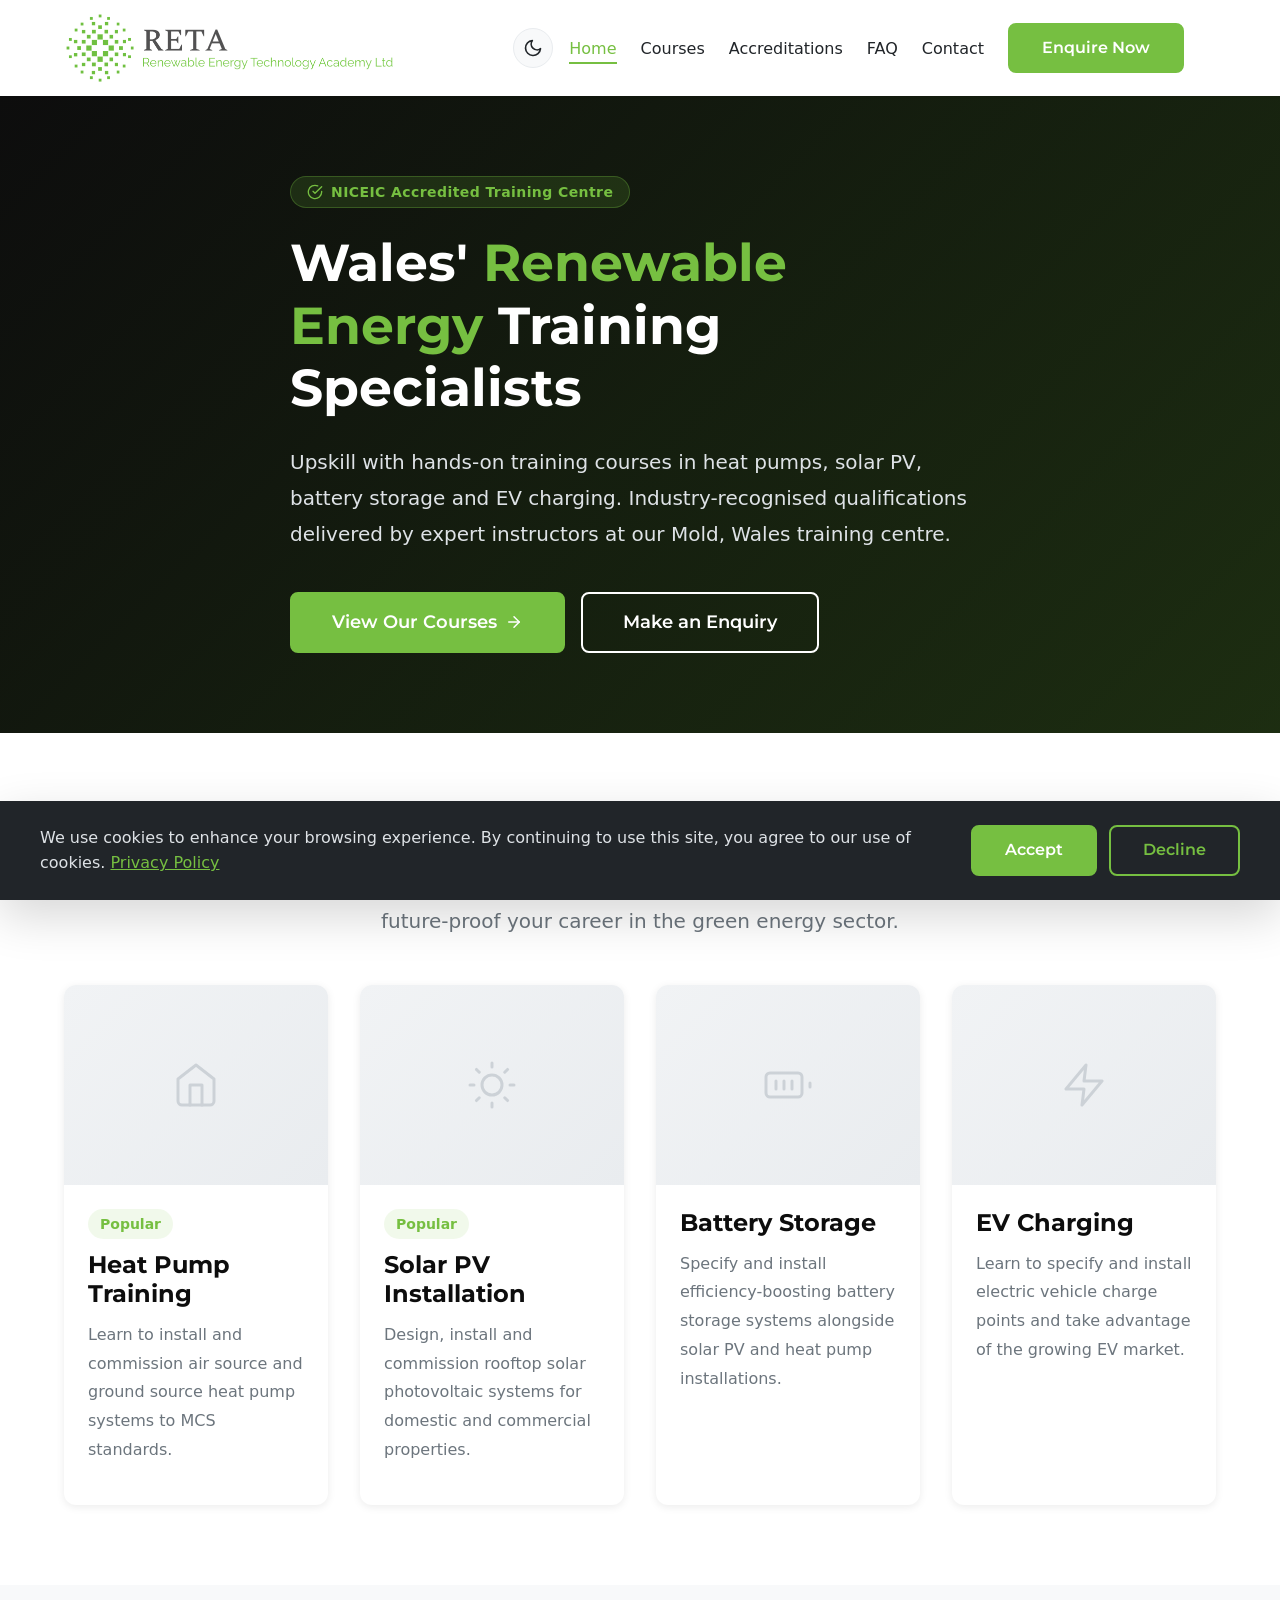
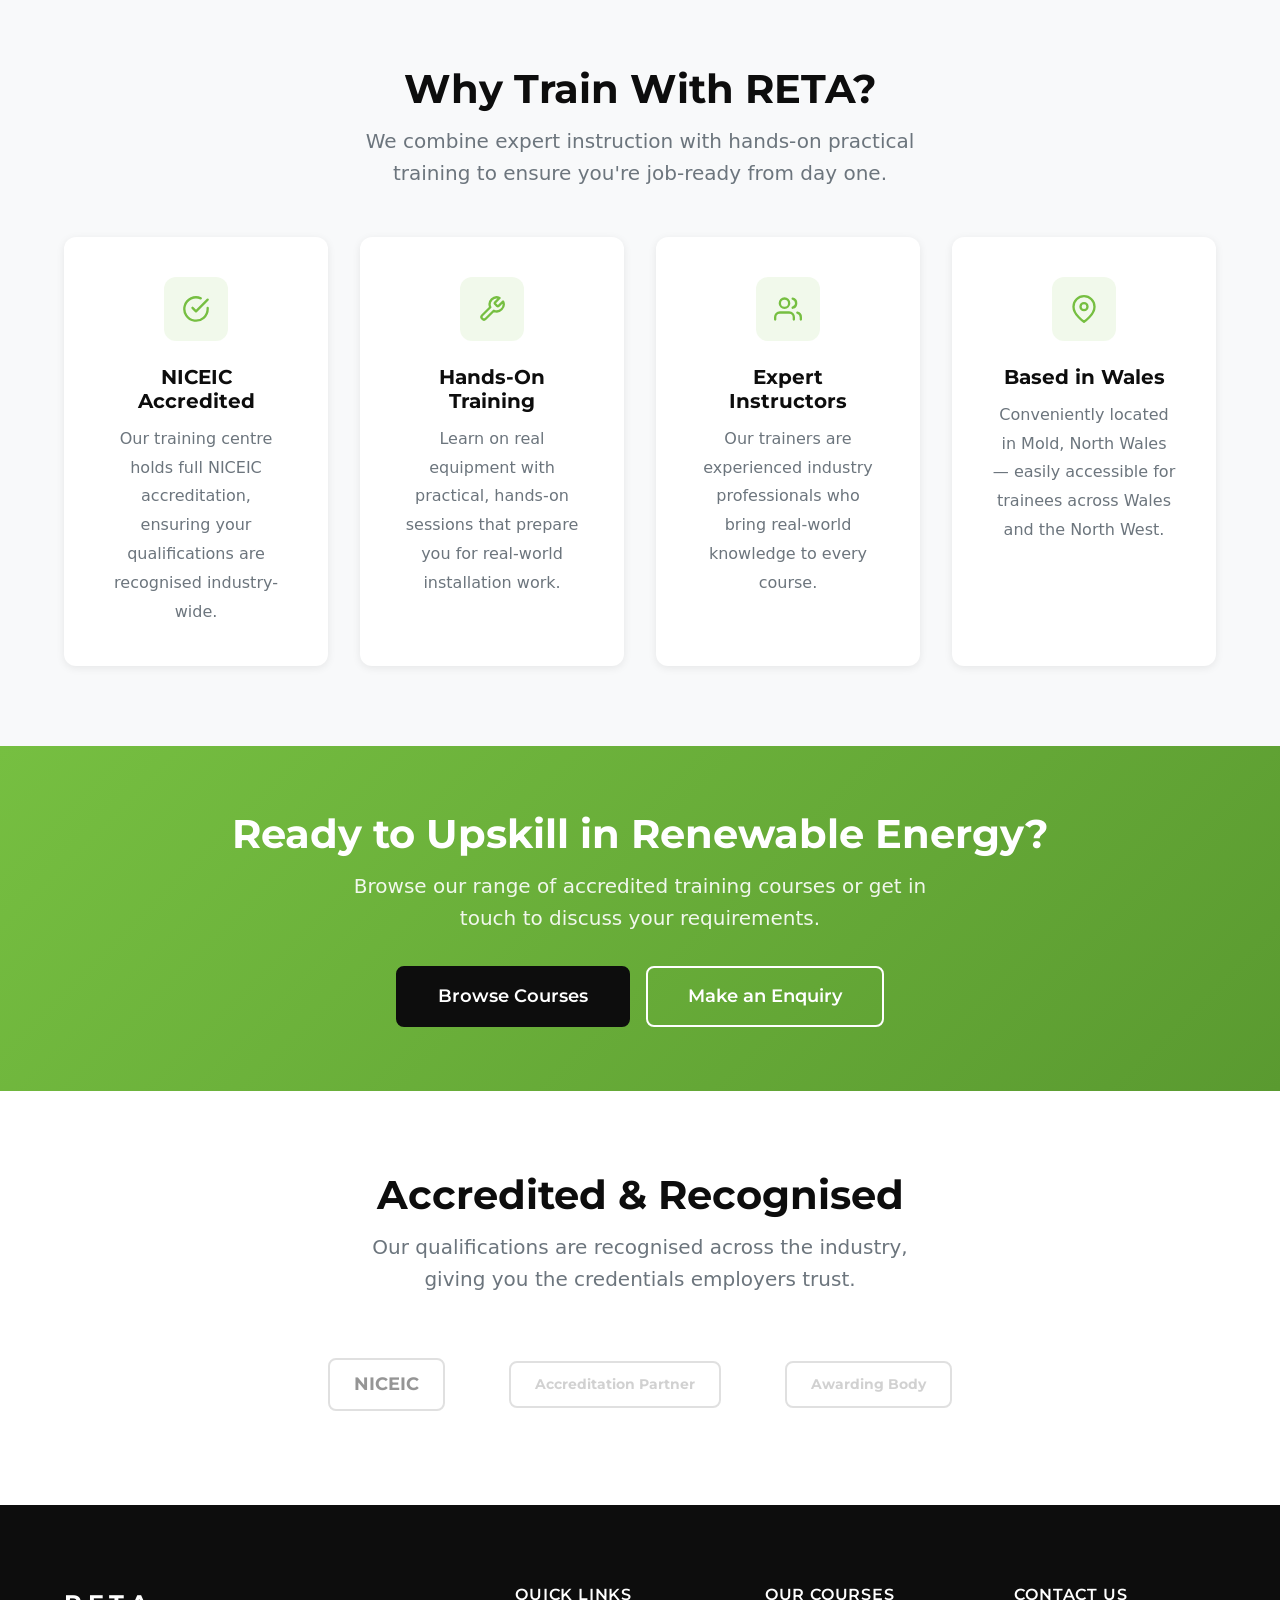
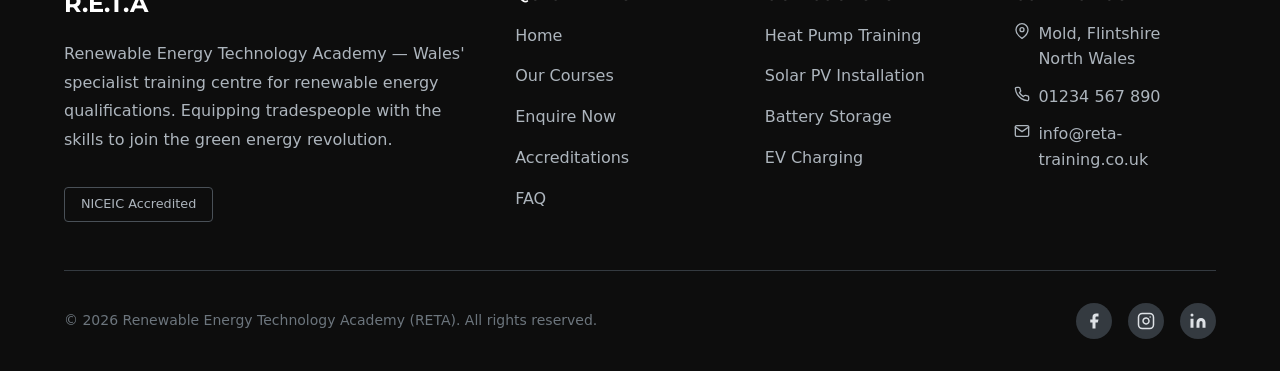
<file: index.html>
<!DOCTYPE html>
<html lang="en">
<head>
  <meta charset="UTF-8">
  <meta name="viewport" content="width=device-width, initial-scale=1.0">
  <link rel="icon" type="image/png" sizes="32x32" href="favicon-32x32.png">
  <link rel="icon" type="image/png" sizes="16x16" href="favicon-16x16.png">
  <title>RETA — Renewable Energy Technology Academy | Training Centre in Wales</title>
  <link rel="canonical" href="https://www.reta-training.co.uk/">
  <meta name="description" content="RETA is Wales' specialist renewable energy training academy. NICEIC-accredited courses in heat pumps, solar PV, battery storage and EV charging. Enrol today.">

  <!-- Open Graph -->
  <meta property="og:title" content="RETA — Renewable Energy Technology Academy">
  <meta property="og:description" content="Wales' specialist training centre for renewable energy courses. Heat pumps, solar PV, battery storage & EV charging.">
  <meta property="og:type" content="website">
  <meta property="og:locale" content="en_GB">

  <!-- Fonts -->
  <link rel="preconnect" href="https://fonts.googleapis.com">
  <link rel="preconnect" href="https://fonts.gstatic.com" crossorigin>
  <link href="https://fonts.googleapis.com/css2?family=Montserrat:wght@500;600;700&display=swap" rel="stylesheet">

  <!-- Styles -->
  <link rel="stylesheet" href="css/reset.css">
  <link rel="stylesheet" href="css/variables.css">
  <link rel="stylesheet" href="css/layout.css">
  <link rel="stylesheet" href="css/components.css">
  <script>(function(){var t=localStorage.getItem('reta-theme');if(t)document.documentElement.setAttribute('data-theme',t);else if(window.matchMedia&&window.matchMedia('(prefers-color-scheme:dark)').matches)document.documentElement.setAttribute('data-theme','dark');})()</script>

  <!-- Schema.org Structured Data -->
  <script type="application/ld+json">
  {
    "@context": "https://schema.org",
    "@type": "EducationalOrganization",
    "name": "Renewable Energy Technology Academy (RETA)",
    "alternateName": "RETA",
    "description": "Wales' specialist training centre for renewable energy courses including heat pumps, solar PV, battery storage and EV charging.",
    "address": {
      "@type": "PostalAddress",
      "addressLocality": "Mold",
      "addressRegion": "Wales",
      "addressCountry": "GB"
    },
    "areaServed": "GB",
    "sameAs": []
  }
  </script>
</head>
<body>
  <!-- Skip to Content -->
  <a href="#main" class="skip-link">Skip to main content</a>

  <!-- Header -->
  <header class="header" role="banner">
    <div class="header__inner">
      <a href="index.html" class="header__logo" aria-label="RETA — Home">
        <picture>
          <source srcset="logo.webp" type="image/webp">
          <img src="logo.png" alt="RETA — Renewable Energy Technology Academy Ltd" class="header__logo-img">
        </picture>
      </a>

      <button class="theme-toggle" aria-label="Switch to dark mode" type="button">
            <svg class="theme-toggle__icon--sun" xmlns="http://www.w3.org/2000/svg" width="20" height="20" viewBox="0 0 24 24" fill="none" stroke="currentColor" stroke-width="2" stroke-linecap="round" stroke-linejoin="round"><circle cx="12" cy="12" r="5"/><line x1="12" y1="1" x2="12" y2="3"/><line x1="12" y1="21" x2="12" y2="23"/><line x1="4.22" y1="4.22" x2="5.64" y2="5.64"/><line x1="18.36" y1="18.36" x2="19.78" y2="19.78"/><line x1="1" y1="12" x2="3" y2="12"/><line x1="21" y1="12" x2="23" y2="12"/><line x1="4.22" y1="19.78" x2="5.64" y2="18.36"/><line x1="18.36" y1="5.64" x2="19.78" y2="4.22"/></svg>
            <svg class="theme-toggle__icon--moon" xmlns="http://www.w3.org/2000/svg" width="20" height="20" viewBox="0 0 24 24" fill="none" stroke="currentColor" stroke-width="2" stroke-linecap="round" stroke-linejoin="round"><path d="M21 12.79A9 9 0 1 1 11.21 3 7 7 0 0 0 21 12.79z"/></svg>
          </button>

      <nav class="nav" role="navigation" aria-label="Main navigation">
        <button class="nav__toggle" aria-label="Toggle navigation menu" aria-expanded="false">
          <span></span>
          <span></span>
          <span></span>
        </button>

        <ul class="nav__list">
          <li><a href="index.html" class="nav__link">Home</a></li>
          <li><a href="courses.html" class="nav__link">Courses</a></li>
          <li><a href="accreditations.html" class="nav__link">Accreditations</a></li>
          <li><a href="faq.html" class="nav__link">FAQ</a></li>
          <li><a href="contact.html" class="nav__link">Contact</a></li>
          <li><a href="enquire.html" class="nav__link nav__cta btn btn--primary">Enquire Now</a></li>
        </ul>

        <div class="nav__overlay" aria-hidden="true"></div>
      </nav>
    </div>
  </header>

  <!-- Main Content -->
  <main id="main">

    <!-- Hero -->
    <section class="hero" aria-label="Welcome to RETA">
      <div class="hero__overlay"></div>
      <div class="container hero__content">
        <div class="hero__badge">
          <svg width="16" height="16" viewBox="0 0 24 24" fill="none" stroke="currentColor" stroke-width="2" stroke-linecap="round" stroke-linejoin="round"><path d="M22 11.08V12a10 10 0 1 1-5.93-9.14"/><polyline points="22 4 12 14.01 9 11.01"/></svg>
          NICEIC Accredited Training Centre
        </div>
        <h1 class="hero__title">Wales' <span>Renewable Energy</span> Training Specialists</h1>
        <p class="hero__text">Upskill with hands-on training courses in heat pumps, solar PV, battery storage and EV charging. Industry-recognised qualifications delivered by expert instructors at our Mold, Wales training centre.</p>
        <div class="hero__actions">
          <a href="courses.html" class="btn btn--primary btn--lg">
            View Our Courses
            <svg width="18" height="18" viewBox="0 0 24 24" fill="none" stroke="currentColor" stroke-width="2" stroke-linecap="round" stroke-linejoin="round"><line x1="5" y1="12" x2="19" y2="12"/><polyline points="12 5 19 12 12 19"/></svg>
          </a>
          <a href="enquire.html" class="btn btn--secondary btn--lg">Make an Enquiry</a>
        </div>
      </div>
    </section>

    <!-- Course Highlights -->
    <section class="section" aria-labelledby="courses-heading">
      <div class="container">
        <div class="section__header">
          <h2 class="section__title" id="courses-heading">Our Training Courses</h2>
          <p class="section__subtitle">Industry-recognised renewable energy qualifications to future-proof your career in the green energy sector.</p>
        </div>

        <div class="grid grid--4">
          <!-- Heat Pumps -->
          <a href="courses.html#heat-pumps" class="card">
            <div class="card__image card__image--placeholder">
              <svg viewBox="0 0 24 24" fill="none" stroke="currentColor" stroke-width="1.5" stroke-linecap="round" stroke-linejoin="round"><path d="M3 9l9-7 9 7v11a2 2 0 0 1-2 2H5a2 2 0 0 1-2-2z"/><polyline points="9 22 9 12 15 12 15 22"/></svg>
            </div>
            <div class="card__body">
              <span class="card__tag">Popular</span>
              <h3 class="card__title">Heat Pump Training</h3>
              <p class="card__text">Learn to install and commission air source and ground source heat pump systems to MCS standards.</p>
            </div>
          </a>

          <!-- Solar PV -->
          <a href="courses.html#solar-pv" class="card">
            <div class="card__image card__image--placeholder">
              <svg viewBox="0 0 24 24" fill="none" stroke="currentColor" stroke-width="1.5" stroke-linecap="round" stroke-linejoin="round"><circle cx="12" cy="12" r="5"/><line x1="12" y1="1" x2="12" y2="3"/><line x1="12" y1="21" x2="12" y2="23"/><line x1="4.22" y1="4.22" x2="5.64" y2="5.64"/><line x1="18.36" y1="18.36" x2="19.78" y2="19.78"/><line x1="1" y1="12" x2="3" y2="12"/><line x1="21" y1="12" x2="23" y2="12"/><line x1="4.22" y1="19.78" x2="5.64" y2="18.36"/><line x1="18.36" y1="5.64" x2="19.78" y2="4.22"/></svg>
            </div>
            <div class="card__body">
              <span class="card__tag">Popular</span>
              <h3 class="card__title">Solar PV Installation</h3>
              <p class="card__text">Design, install and commission rooftop solar photovoltaic systems for domestic and commercial properties.</p>
            </div>
          </a>

          <!-- Battery Storage -->
          <a href="courses.html#battery-storage" class="card">
            <div class="card__image card__image--placeholder">
              <svg viewBox="0 0 24 24" fill="none" stroke="currentColor" stroke-width="1.5" stroke-linecap="round" stroke-linejoin="round"><rect x="1" y="6" width="18" height="12" rx="2" ry="2"/><line x1="23" y1="13" x2="23" y2="11"/><line x1="6" y1="10" x2="6" y2="14"/><line x1="10" y1="10" x2="10" y2="14"/><line x1="14" y1="10" x2="14" y2="14"/></svg>
            </div>
            <div class="card__body">
              <h3 class="card__title">Battery Storage</h3>
              <p class="card__text">Specify and install efficiency-boosting battery storage systems alongside solar PV and heat pump installations.</p>
            </div>
          </a>

          <!-- EV Charging -->
          <a href="courses.html#ev-charging" class="card">
            <div class="card__image card__image--placeholder">
              <svg viewBox="0 0 24 24" fill="none" stroke="currentColor" stroke-width="1.5" stroke-linecap="round" stroke-linejoin="round"><path d="M13 2L3 14h9l-1 8 10-12h-9l1-8z"/></svg>
            </div>
            <div class="card__body">
              <h3 class="card__title">EV Charging</h3>
              <p class="card__text">Learn to specify and install electric vehicle charge points and take advantage of the growing EV market.</p>
            </div>
          </a>
        </div>
      </div>
    </section>

    <!-- Why Choose RETA -->
    <section class="section section--grey" aria-labelledby="why-heading">
      <div class="container">
        <div class="section__header">
          <h2 class="section__title" id="why-heading">Why Train With RETA?</h2>
          <p class="section__subtitle">We combine expert instruction with hands-on practical training to ensure you're job-ready from day one.</p>
        </div>

        <div class="grid grid--4">
          <div class="card feature">
            <div class="feature__icon">
              <svg viewBox="0 0 24 24" fill="none" stroke="currentColor" stroke-width="2" stroke-linecap="round" stroke-linejoin="round"><path d="M22 11.08V12a10 10 0 1 1-5.93-9.14"/><polyline points="22 4 12 14.01 9 11.01"/></svg>
            </div>
            <h3 class="feature__title">NICEIC Accredited</h3>
            <p class="feature__text">Our training centre holds full NICEIC accreditation, ensuring your qualifications are recognised industry-wide.</p>
          </div>

          <div class="card feature">
            <div class="feature__icon">
              <svg viewBox="0 0 24 24" fill="none" stroke="currentColor" stroke-width="2" stroke-linecap="round" stroke-linejoin="round"><path d="M14.7 6.3a1 1 0 0 0 0 1.4l1.6 1.6a1 1 0 0 0 1.4 0l3.77-3.77a6 6 0 0 1-7.94 7.94l-6.91 6.91a2.12 2.12 0 0 1-3-3l6.91-6.91a6 6 0 0 1 7.94-7.94l-3.76 3.76z"/></svg>
            </div>
            <h3 class="feature__title">Hands-On Training</h3>
            <p class="feature__text">Learn on real equipment with practical, hands-on sessions that prepare you for real-world installation work.</p>
          </div>

          <div class="card feature">
            <div class="feature__icon">
              <svg viewBox="0 0 24 24" fill="none" stroke="currentColor" stroke-width="2" stroke-linecap="round" stroke-linejoin="round"><path d="M17 21v-2a4 4 0 0 0-4-4H5a4 4 0 0 0-4 4v2"/><circle cx="9" cy="7" r="4"/><path d="M23 21v-2a4 4 0 0 0-3-3.87"/><path d="M16 3.13a4 4 0 0 1 0 7.75"/></svg>
            </div>
            <h3 class="feature__title">Expert Instructors</h3>
            <p class="feature__text">Our trainers are experienced industry professionals who bring real-world knowledge to every course.</p>
          </div>

          <div class="card feature">
            <div class="feature__icon">
              <svg viewBox="0 0 24 24" fill="none" stroke="currentColor" stroke-width="2" stroke-linecap="round" stroke-linejoin="round"><path d="M21 10c0 7-9 13-9 13s-9-6-9-13a9 9 0 0 1 18 0z"/><circle cx="12" cy="10" r="3"/></svg>
            </div>
            <h3 class="feature__title">Based in Wales</h3>
            <p class="feature__text">Conveniently located in Mold, North Wales — easily accessible for trainees across Wales and the North West.</p>
          </div>
        </div>
      </div>
    </section>

    <!-- CTA Banner -->
    <section class="cta-banner" aria-label="Call to action">
      <div class="container">
        <h2 class="cta-banner__title">Ready to Upskill in Renewable Energy?</h2>
        <p class="cta-banner__text">Browse our range of accredited training courses or get in touch to discuss your requirements.</p>
        <div class="cta-banner__actions">
          <a href="courses.html" class="btn btn--dark btn--lg">Browse Courses</a>
          <a href="enquire.html" class="btn btn--secondary btn--lg">Make an Enquiry</a>
        </div>
      </div>
    </section>

    <!-- Accreditation Strip -->
    <section class="section" aria-label="Accreditations">
      <div class="container">
        <div class="section__header">
          <h2 class="section__title">Accredited & Recognised</h2>
          <p class="section__subtitle">Our qualifications are recognised across the industry, giving you the credentials employers trust.</p>
        </div>
        <div class="logo-strip">
          <div class="logo-strip__item">
            <!-- Replace with actual NICEIC logo -->
            <div style="padding: 10px 24px; border: 2px solid #ccc; border-radius: 8px; font-family: var(--font-heading); font-weight: 700; color: #495057; font-size: 1.1rem;">NICEIC</div>
          </div>
          <div class="logo-strip__item">
            <div style="padding: 10px 24px; border: 2px solid #ccc; border-radius: 8px; font-family: var(--font-heading); font-weight: 700; color: #adb5bd; font-size: 0.9rem;">Accreditation Partner</div>
          </div>
          <div class="logo-strip__item">
            <div style="padding: 10px 24px; border: 2px solid #ccc; border-radius: 8px; font-family: var(--font-heading); font-weight: 700; color: #adb5bd; font-size: 0.9rem;">Awarding Body</div>
          </div>
        </div>
      </div>
    </section>

  </main>

  <!-- Footer -->
  <footer class="footer" role="contentinfo">
    <div class="container">
      <div class="footer__inner">
        <!-- Brand -->
        <div class="footer__brand">
          <div class="footer__logo">R.E.T.A</div>
          <p class="footer__description">Renewable Energy Technology Academy — Wales' specialist training centre for renewable energy qualifications. Equipping tradespeople with the skills to join the green energy revolution.</p>
          <div class="footer__accreditation">
            <div style="padding: 6px 16px; border: 1px solid #495057; border-radius: 4px; font-size: 0.8rem; color: #adb5bd;">NICEIC Accredited</div>
          </div>
        </div>

        <!-- Quick Links -->
        <div>
          <h3 class="footer__heading">Quick Links</h3>
          <ul class="footer__links">
            <li><a href="index.html" class="footer__link">Home</a></li>
            <li><a href="courses.html" class="footer__link">Our Courses</a></li>
            <li><a href="enquire.html" class="footer__link">Enquire Now</a></li>
            <li><a href="accreditations.html" class="footer__link">Accreditations</a></li>
            <li><a href="faq.html" class="footer__link">FAQ</a></li>
          </ul>
        </div>

        <!-- Courses -->
        <div>
          <h3 class="footer__heading">Our Courses</h3>
          <ul class="footer__links">
            <li><a href="courses.html#heat-pumps" class="footer__link">Heat Pump Training</a></li>
            <li><a href="courses.html#solar-pv" class="footer__link">Solar PV Installation</a></li>
            <li><a href="courses.html#battery-storage" class="footer__link">Battery Storage</a></li>
            <li><a href="courses.html#ev-charging" class="footer__link">EV Charging</a></li>
          </ul>
        </div>

        <!-- Contact -->
        <div>
          <h3 class="footer__heading">Contact Us</h3>
          <div class="footer__contact-item">
            <svg width="16" height="16" viewBox="0 0 24 24" fill="none" stroke="currentColor" stroke-width="2" stroke-linecap="round" stroke-linejoin="round"><path d="M21 10c0 7-9 13-9 13s-9-6-9-13a9 9 0 0 1 18 0z"/><circle cx="12" cy="10" r="3"/></svg>
            <span>Mold, Flintshire<br>North Wales</span>
          </div>
          <div class="footer__contact-item">
            <svg width="16" height="16" viewBox="0 0 24 24" fill="none" stroke="currentColor" stroke-width="2" stroke-linecap="round" stroke-linejoin="round"><path d="M22 16.92v3a2 2 0 0 1-2.18 2 19.79 19.79 0 0 1-8.63-3.07 19.5 19.5 0 0 1-6-6 19.79 19.79 0 0 1-3.07-8.67A2 2 0 0 1 4.11 2h3a2 2 0 0 1 2 1.72 12.84 12.84 0 0 0 .7 2.81 2 2 0 0 1-.45 2.11L8.09 9.91a16 16 0 0 0 6 6l1.27-1.27a2 2 0 0 1 2.11-.45 12.84 12.84 0 0 0 2.81.7A2 2 0 0 1 22 16.92z"/></svg>
            <a href="tel:+441234567890">01234 567 890</a>
          </div>
          <div class="footer__contact-item">
            <svg width="16" height="16" viewBox="0 0 24 24" fill="none" stroke="currentColor" stroke-width="2" stroke-linecap="round" stroke-linejoin="round"><path d="M4 4h16c1.1 0 2 .9 2 2v12c0 1.1-.9 2-2 2H4c-1.1 0-2-.9-2-2V6c0-1.1.9-2 2-2z"/><polyline points="22,6 12,13 2,6"/></svg>
            <a href="mailto:info@reta-training.co.uk">info@reta-training.co.uk</a>
          </div>
        </div>
      </div>

      <div class="footer__bottom">
        <p class="footer__copyright">&copy; 2026 Renewable Energy Technology Academy (RETA). All rights reserved.</p>
        <div class="footer__socials">
          <a href="#" class="footer__social-link" aria-label="Facebook">
            <svg width="18" height="18" viewBox="0 0 24 24" fill="currentColor"><path d="M18 2h-3a5 5 0 0 0-5 5v3H7v4h3v8h4v-8h3l1-4h-4V7a1 1 0 0 1 1-1h3z"/></svg>
          </a>
          <a href="#" class="footer__social-link" aria-label="Instagram">
            <svg width="18" height="18" viewBox="0 0 24 24" fill="none" stroke="currentColor" stroke-width="2" stroke-linecap="round" stroke-linejoin="round"><rect x="2" y="2" width="20" height="20" rx="5" ry="5"/><path d="M16 11.37A4 4 0 1 1 12.63 8 4 4 0 0 1 16 11.37z"/><line x1="17.5" y1="6.5" x2="17.51" y2="6.5"/></svg>
          </a>
          <a href="#" class="footer__social-link" aria-label="LinkedIn">
            <svg width="18" height="18" viewBox="0 0 24 24" fill="currentColor"><path d="M16 8a6 6 0 0 1 6 6v7h-4v-7a2 2 0 0 0-2-2 2 2 0 0 0-2 2v7h-4v-7a6 6 0 0 1 6-6z"/><rect x="2" y="9" width="4" height="12"/><circle cx="4" cy="4" r="2"/></svg>
          </a>
        </div>
      </div>
    </div>
  </footer>

  <!-- Cookie Banner -->
  <div class="cookie-banner" role="dialog" aria-label="Cookie consent">
    <div class="cookie-banner__inner">
      <p class="cookie-banner__text">We use cookies to enhance your browsing experience. By continuing to use this site, you agree to our use of cookies. <a href="#">Privacy Policy</a></p>
      <div class="cookie-banner__actions">
        <button class="btn btn--primary" data-cookie-accept>Accept</button>
        <button class="btn btn--outline" data-cookie-decline>Decline</button>
      </div>
    </div>
  </div>

  <!-- Back to Top -->
  <button class="back-to-top" aria-label="Back to top">
    <svg xmlns="http://www.w3.org/2000/svg" viewBox="0 0 24 24" fill="none" stroke="currentColor" stroke-width="2.5" stroke-linecap="round" stroke-linejoin="round"><polyline points="18 15 12 9 6 15"/></svg>
  </button>

  <!-- Scripts -->
  <script src="js/nav.js"></script>
  <script src="js/cookie.js"></script>
  <script src="js/theme.js"></script>
  <script src="js/backtotop.js"></script>
</body>
</html>
</file>
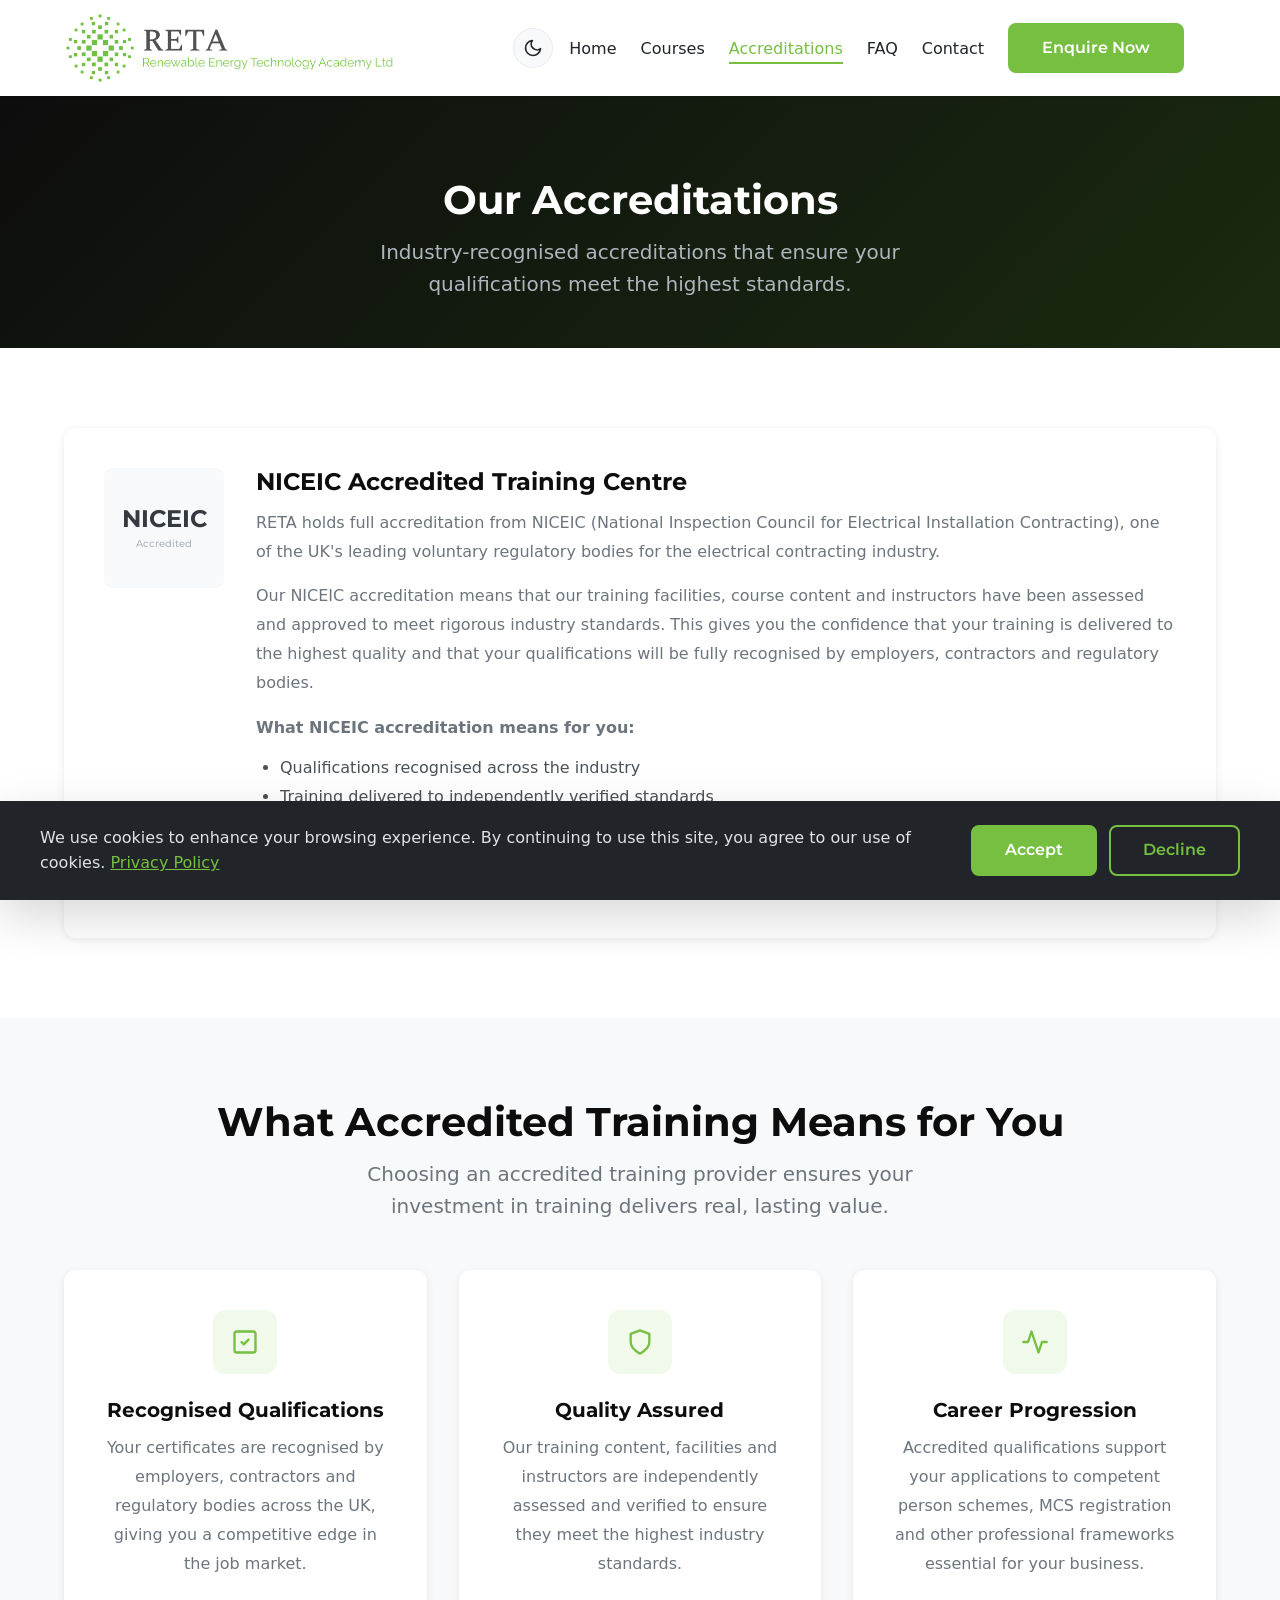
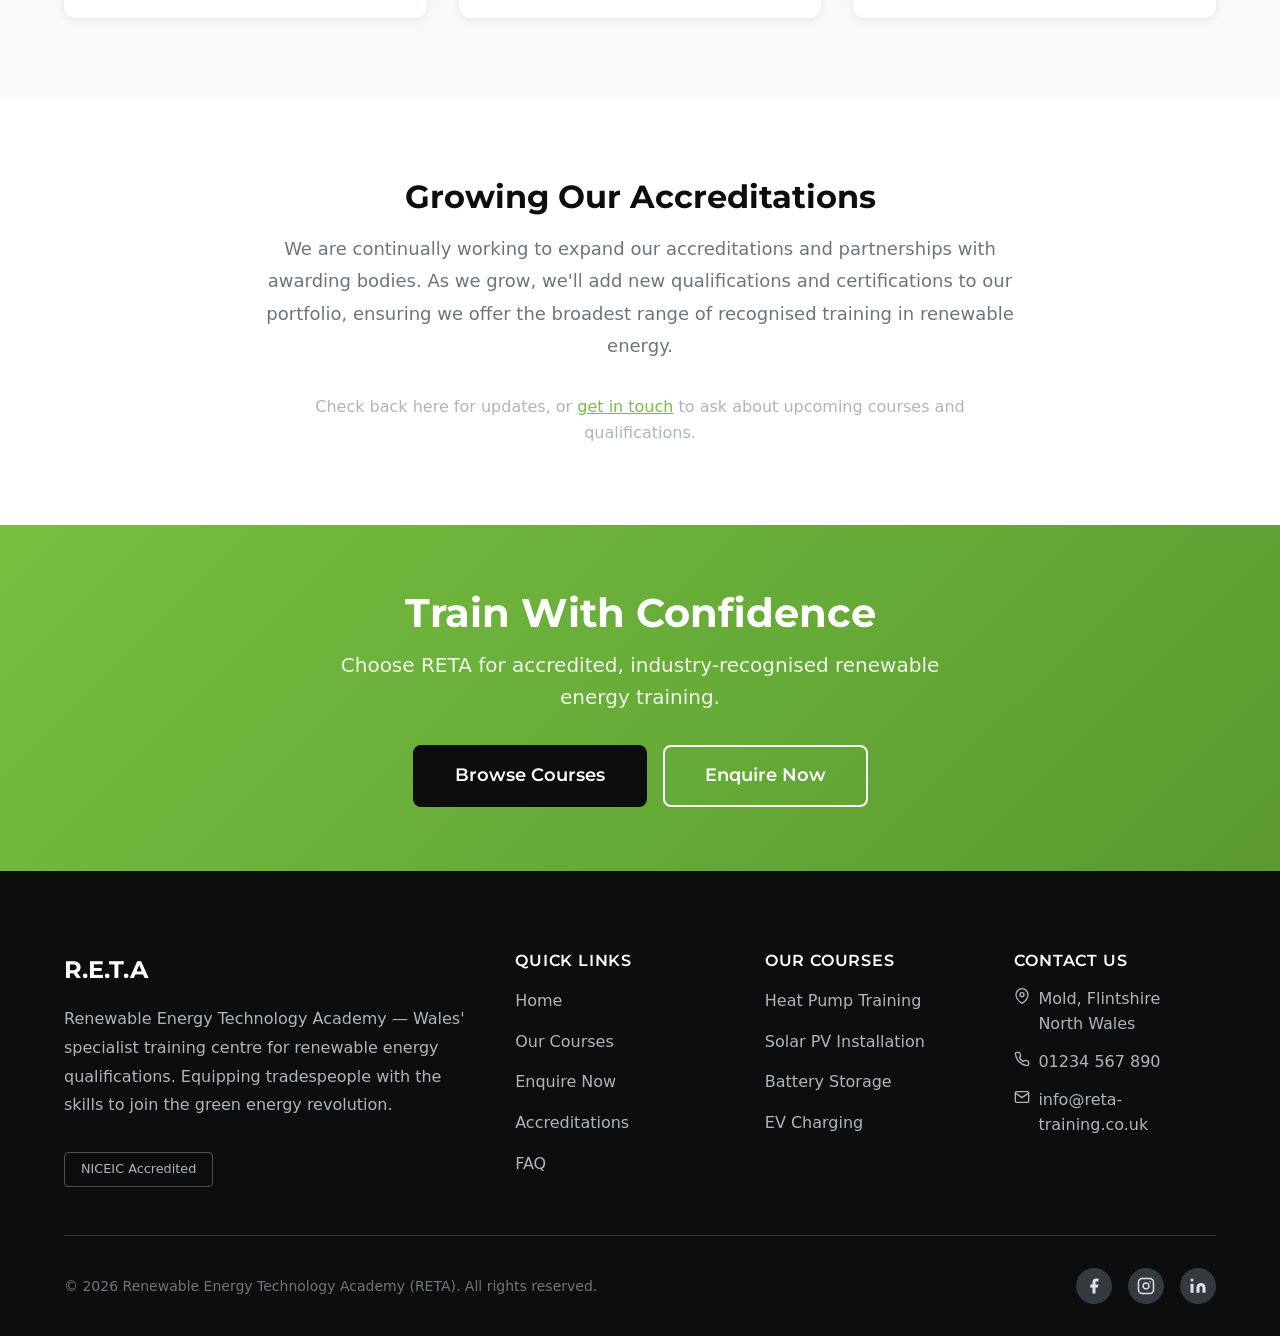
<file: accreditations.html>
<!DOCTYPE html>
<html lang="en">
<head>
  <meta charset="UTF-8">
  <meta name="viewport" content="width=device-width, initial-scale=1.0">
  <link rel="icon" type="image/png" sizes="32x32" href="favicon-32x32.png">
  <link rel="icon" type="image/png" sizes="16x16" href="favicon-16x16.png">
  <title>Accreditations — RETA | Renewable Energy Technology Academy</title>
  <link rel="canonical" href="https://www.reta-training.co.uk/accreditations.html">
  <meta name="description" content="RETA holds NICEIC accreditation and industry-recognised certifications. Find out what our accreditations mean for your training and career in renewable energy.">

  <meta property="og:title" content="Accreditations — RETA">
  <meta property="og:description" content="NICEIC accredited renewable energy training centre in Mold, Wales. Industry-recognised qualifications.">
  <meta property="og:type" content="website">
  <meta property="og:locale" content="en_GB">

  <link rel="preconnect" href="https://fonts.googleapis.com">
  <link rel="preconnect" href="https://fonts.gstatic.com" crossorigin>
  <link href="https://fonts.googleapis.com/css2?family=Montserrat:wght@500;600;700&display=swap" rel="stylesheet">

  <link rel="stylesheet" href="css/reset.css">
  <link rel="stylesheet" href="css/variables.css">
  <link rel="stylesheet" href="css/layout.css">
  <link rel="stylesheet" href="css/components.css">
  <script>(function(){var t=localStorage.getItem('reta-theme');if(t)document.documentElement.setAttribute('data-theme',t);else if(window.matchMedia&&window.matchMedia('(prefers-color-scheme:dark)').matches)document.documentElement.setAttribute('data-theme','dark');})()</script>
</head>
<body>
  <a href="#main" class="skip-link">Skip to main content</a>

  <!-- Header -->
  <header class="header" role="banner">
    <div class="header__inner">
      <a href="index.html" class="header__logo" aria-label="RETA — Home">
        <picture>
          <source srcset="logo.webp" type="image/webp">
          <img src="logo.png" alt="RETA — Renewable Energy Technology Academy Ltd" class="header__logo-img">
        </picture>
      </a>
      <button class="theme-toggle" aria-label="Switch to dark mode" type="button">
            <svg class="theme-toggle__icon--sun" xmlns="http://www.w3.org/2000/svg" width="20" height="20" viewBox="0 0 24 24" fill="none" stroke="currentColor" stroke-width="2" stroke-linecap="round" stroke-linejoin="round"><circle cx="12" cy="12" r="5"/><line x1="12" y1="1" x2="12" y2="3"/><line x1="12" y1="21" x2="12" y2="23"/><line x1="4.22" y1="4.22" x2="5.64" y2="5.64"/><line x1="18.36" y1="18.36" x2="19.78" y2="19.78"/><line x1="1" y1="12" x2="3" y2="12"/><line x1="21" y1="12" x2="23" y2="12"/><line x1="4.22" y1="19.78" x2="5.64" y2="18.36"/><line x1="18.36" y1="5.64" x2="19.78" y2="4.22"/></svg>
            <svg class="theme-toggle__icon--moon" xmlns="http://www.w3.org/2000/svg" width="20" height="20" viewBox="0 0 24 24" fill="none" stroke="currentColor" stroke-width="2" stroke-linecap="round" stroke-linejoin="round"><path d="M21 12.79A9 9 0 1 1 11.21 3 7 7 0 0 0 21 12.79z"/></svg>
          </button>

      <nav class="nav" role="navigation" aria-label="Main navigation">
        <button class="nav__toggle" aria-label="Toggle navigation menu" aria-expanded="false">
          <span></span><span></span><span></span>
        </button>
        <ul class="nav__list">
          <li><a href="index.html" class="nav__link">Home</a></li>
          <li><a href="courses.html" class="nav__link">Courses</a></li>
          <li><a href="accreditations.html" class="nav__link">Accreditations</a></li>
          <li><a href="faq.html" class="nav__link">FAQ</a></li>
          <li><a href="contact.html" class="nav__link">Contact</a></li>
          <li><a href="enquire.html" class="nav__link nav__cta btn btn--primary">Enquire Now</a></li>
        </ul>
        <div class="nav__overlay" aria-hidden="true"></div>
      </nav>
    </div>
  </header>

  <main id="main">

    <!-- Page Header -->
    <section class="page-header">
      <div class="container">
        <h1 class="page-header__title">Our Accreditations</h1>
        <p class="page-header__text">Industry-recognised accreditations that ensure your qualifications meet the highest standards.</p>
      </div>
    </section>

    <!-- NICEIC Section -->
    <section class="section">
      <div class="container">

        <div class="accreditation-card">
          <div class="accreditation-card__logo">
            <!-- Replace with actual NICEIC logo image -->
            <div style="font-family: var(--font-heading); font-weight: 700; font-size: 1.5rem; color: var(--color-grey-700); text-align: center; line-height: 1.2;">
              NICEIC
              <div style="font-size: 0.65rem; font-weight: 500; color: var(--color-grey-400); margin-top: 4px;">Accredited</div>
            </div>
          </div>
          <div class="accreditation-card__content">
            <h2 class="accreditation-card__title">NICEIC Accredited Training Centre</h2>
            <p class="accreditation-card__text">RETA holds full accreditation from NICEIC (National Inspection Council for Electrical Installation Contracting), one of the UK's leading voluntary regulatory bodies for the electrical contracting industry.</p>
            <p class="accreditation-card__text" style="margin-top: var(--space-4);">Our NICEIC accreditation means that our training facilities, course content and instructors have been assessed and approved to meet rigorous industry standards. This gives you the confidence that your training is delivered to the highest quality and that your qualifications will be fully recognised by employers, contractors and regulatory bodies.</p>
            <p class="accreditation-card__text" style="margin-top: var(--space-4);"><strong>What NICEIC accreditation means for you:</strong></p>
            <ul style="margin-top: var(--space-3); padding-left: var(--space-5); list-style: disc; font-size: var(--fs-sm); color: var(--color-grey-600); line-height: var(--lh-loose);">
              <li>Qualifications recognised across the industry</li>
              <li>Training delivered to independently verified standards</li>
              <li>Support for competent person scheme applications</li>
              <li>Credibility with clients, employers and regulatory bodies</li>
              <li>Confidence that your training meets current regulations</li>
            </ul>
          </div>
        </div>

      </div>
    </section>

    <!-- What This Means For You -->
    <section class="section section--grey">
      <div class="container">
        <div class="section__header">
          <h2 class="section__title">What Accredited Training Means for You</h2>
          <p class="section__subtitle">Choosing an accredited training provider ensures your investment in training delivers real, lasting value.</p>
        </div>

        <div class="grid grid--3">
          <div class="card feature">
            <div class="feature__icon">
              <svg viewBox="0 0 24 24" fill="none" stroke="currentColor" stroke-width="2" stroke-linecap="round" stroke-linejoin="round"><rect x="3" y="3" width="18" height="18" rx="2" ry="2"/><path d="M9 12l2 2 4-4"/></svg>
            </div>
            <h3 class="feature__title">Recognised Qualifications</h3>
            <p class="feature__text">Your certificates are recognised by employers, contractors and regulatory bodies across the UK, giving you a competitive edge in the job market.</p>
          </div>

          <div class="card feature">
            <div class="feature__icon">
              <svg viewBox="0 0 24 24" fill="none" stroke="currentColor" stroke-width="2" stroke-linecap="round" stroke-linejoin="round"><path d="M12 22s8-4 8-10V5l-8-3-8 3v7c0 6 8 10 8 10z"/></svg>
            </div>
            <h3 class="feature__title">Quality Assured</h3>
            <p class="feature__text">Our training content, facilities and instructors are independently assessed and verified to ensure they meet the highest industry standards.</p>
          </div>

          <div class="card feature">
            <div class="feature__icon">
              <svg viewBox="0 0 24 24" fill="none" stroke="currentColor" stroke-width="2" stroke-linecap="round" stroke-linejoin="round"><polyline points="22 12 18 12 15 21 9 3 6 12 2 12"/></svg>
            </div>
            <h3 class="feature__title">Career Progression</h3>
            <p class="feature__text">Accredited qualifications support your applications to competent person schemes, MCS registration and other professional frameworks essential for your business.</p>
          </div>
        </div>
      </div>
    </section>

    <!-- Future Accreditations Placeholder -->
    <section class="section">
      <div class="container container--narrow" style="text-align: center;">
        <h2 style="font-size: var(--fs-xl); margin-bottom: var(--space-4);">Growing Our Accreditations</h2>
        <p style="font-size: var(--fs-base); color: var(--color-grey-500); line-height: var(--lh-loose); margin-bottom: var(--space-6);">We are continually working to expand our accreditations and partnerships with awarding bodies. As we grow, we'll add new qualifications and certifications to our portfolio, ensuring we offer the broadest range of recognised training in renewable energy.</p>
        <p style="font-size: var(--fs-sm); color: var(--color-grey-400);">Check back here for updates, or <a href="enquire.html" style="color: var(--color-primary); text-decoration: underline;">get in touch</a> to ask about upcoming courses and qualifications.</p>
      </div>
    </section>

    <!-- CTA -->
    <section class="cta-banner" aria-label="Call to action">
      <div class="container">
        <h2 class="cta-banner__title">Train With Confidence</h2>
        <p class="cta-banner__text">Choose RETA for accredited, industry-recognised renewable energy training.</p>
        <div class="cta-banner__actions">
          <a href="courses.html" class="btn btn--dark btn--lg">Browse Courses</a>
          <a href="enquire.html" class="btn btn--secondary btn--lg">Enquire Now</a>
        </div>
      </div>
    </section>

  </main>

  <!-- Footer -->
  <footer class="footer" role="contentinfo">
    <div class="container">
      <div class="footer__inner">
        <div class="footer__brand">
          <div class="footer__logo">R.E.T.A</div>
          <p class="footer__description">Renewable Energy Technology Academy — Wales' specialist training centre for renewable energy qualifications. Equipping tradespeople with the skills to join the green energy revolution.</p>
          <div class="footer__accreditation">
            <div style="padding: 6px 16px; border: 1px solid #495057; border-radius: 4px; font-size: 0.8rem; color: #adb5bd;">NICEIC Accredited</div>
          </div>
        </div>
        <div>
          <h3 class="footer__heading">Quick Links</h3>
          <ul class="footer__links">
            <li><a href="index.html" class="footer__link">Home</a></li>
            <li><a href="courses.html" class="footer__link">Our Courses</a></li>
            <li><a href="enquire.html" class="footer__link">Enquire Now</a></li>
            <li><a href="accreditations.html" class="footer__link">Accreditations</a></li>
            <li><a href="faq.html" class="footer__link">FAQ</a></li>
          </ul>
        </div>
        <div>
          <h3 class="footer__heading">Our Courses</h3>
          <ul class="footer__links">
            <li><a href="courses.html#heat-pumps" class="footer__link">Heat Pump Training</a></li>
            <li><a href="courses.html#solar-pv" class="footer__link">Solar PV Installation</a></li>
            <li><a href="courses.html#battery-storage" class="footer__link">Battery Storage</a></li>
            <li><a href="courses.html#ev-charging" class="footer__link">EV Charging</a></li>
          </ul>
        </div>
        <div>
          <h3 class="footer__heading">Contact Us</h3>
          <div class="footer__contact-item">
            <svg width="16" height="16" viewBox="0 0 24 24" fill="none" stroke="currentColor" stroke-width="2" stroke-linecap="round" stroke-linejoin="round"><path d="M21 10c0 7-9 13-9 13s-9-6-9-13a9 9 0 0 1 18 0z"/><circle cx="12" cy="10" r="3"/></svg>
            <span>Mold, Flintshire<br>North Wales</span>
          </div>
          <div class="footer__contact-item">
            <svg width="16" height="16" viewBox="0 0 24 24" fill="none" stroke="currentColor" stroke-width="2" stroke-linecap="round" stroke-linejoin="round"><path d="M22 16.92v3a2 2 0 0 1-2.18 2 19.79 19.79 0 0 1-8.63-3.07 19.5 19.5 0 0 1-6-6 19.79 19.79 0 0 1-3.07-8.67A2 2 0 0 1 4.11 2h3a2 2 0 0 1 2 1.72 12.84 12.84 0 0 0 .7 2.81 2 2 0 0 1-.45 2.11L8.09 9.91a16 16 0 0 0 6 6l1.27-1.27a2 2 0 0 1 2.11-.45 12.84 12.84 0 0 0 2.81.7A2 2 0 0 1 22 16.92z"/></svg>
            <a href="tel:+441234567890">01234 567 890</a>
          </div>
          <div class="footer__contact-item">
            <svg width="16" height="16" viewBox="0 0 24 24" fill="none" stroke="currentColor" stroke-width="2" stroke-linecap="round" stroke-linejoin="round"><path d="M4 4h16c1.1 0 2 .9 2 2v12c0 1.1-.9 2-2 2H4c-1.1 0-2-.9-2-2V6c0-1.1.9-2 2-2z"/><polyline points="22,6 12,13 2,6"/></svg>
            <a href="mailto:info@reta-training.co.uk">info@reta-training.co.uk</a>
          </div>
        </div>
      </div>
      <div class="footer__bottom">
        <p class="footer__copyright">&copy; 2026 Renewable Energy Technology Academy (RETA). All rights reserved.</p>
        <div class="footer__socials">
          <a href="#" class="footer__social-link" aria-label="Facebook">
            <svg width="18" height="18" viewBox="0 0 24 24" fill="currentColor"><path d="M18 2h-3a5 5 0 0 0-5 5v3H7v4h3v8h4v-8h3l1-4h-4V7a1 1 0 0 1 1-1h3z"/></svg>
          </a>
          <a href="#" class="footer__social-link" aria-label="Instagram">
            <svg width="18" height="18" viewBox="0 0 24 24" fill="none" stroke="currentColor" stroke-width="2" stroke-linecap="round" stroke-linejoin="round"><rect x="2" y="2" width="20" height="20" rx="5" ry="5"/><path d="M16 11.37A4 4 0 1 1 12.63 8 4 4 0 0 1 16 11.37z"/><line x1="17.5" y1="6.5" x2="17.51" y2="6.5"/></svg>
          </a>
          <a href="#" class="footer__social-link" aria-label="LinkedIn">
            <svg width="18" height="18" viewBox="0 0 24 24" fill="currentColor"><path d="M16 8a6 6 0 0 1 6 6v7h-4v-7a2 2 0 0 0-2-2 2 2 0 0 0-2 2v7h-4v-7a6 6 0 0 1 6-6z"/><rect x="2" y="9" width="4" height="12"/><circle cx="4" cy="4" r="2"/></svg>
          </a>
        </div>
      </div>
    </div>
  </footer>

  <div class="cookie-banner" role="dialog" aria-label="Cookie consent">
    <div class="cookie-banner__inner">
      <p class="cookie-banner__text">We use cookies to enhance your browsing experience. By continuing to use this site, you agree to our use of cookies. <a href="#">Privacy Policy</a></p>
      <div class="cookie-banner__actions">
        <button class="btn btn--primary" data-cookie-accept>Accept</button>
        <button class="btn btn--outline" data-cookie-decline>Decline</button>
      </div>
    </div>
  </div>

  <!-- Back to Top -->
  <button class="back-to-top" aria-label="Back to top">
    <svg xmlns="http://www.w3.org/2000/svg" viewBox="0 0 24 24" fill="none" stroke="currentColor" stroke-width="2.5" stroke-linecap="round" stroke-linejoin="round"><polyline points="18 15 12 9 6 15"/></svg>
  </button>

  <script src="js/nav.js"></script>
  <script src="js/cookie.js"></script>
  <script src="js/theme.js"></script>
  <script src="js/backtotop.js"></script>
</body>
</file>
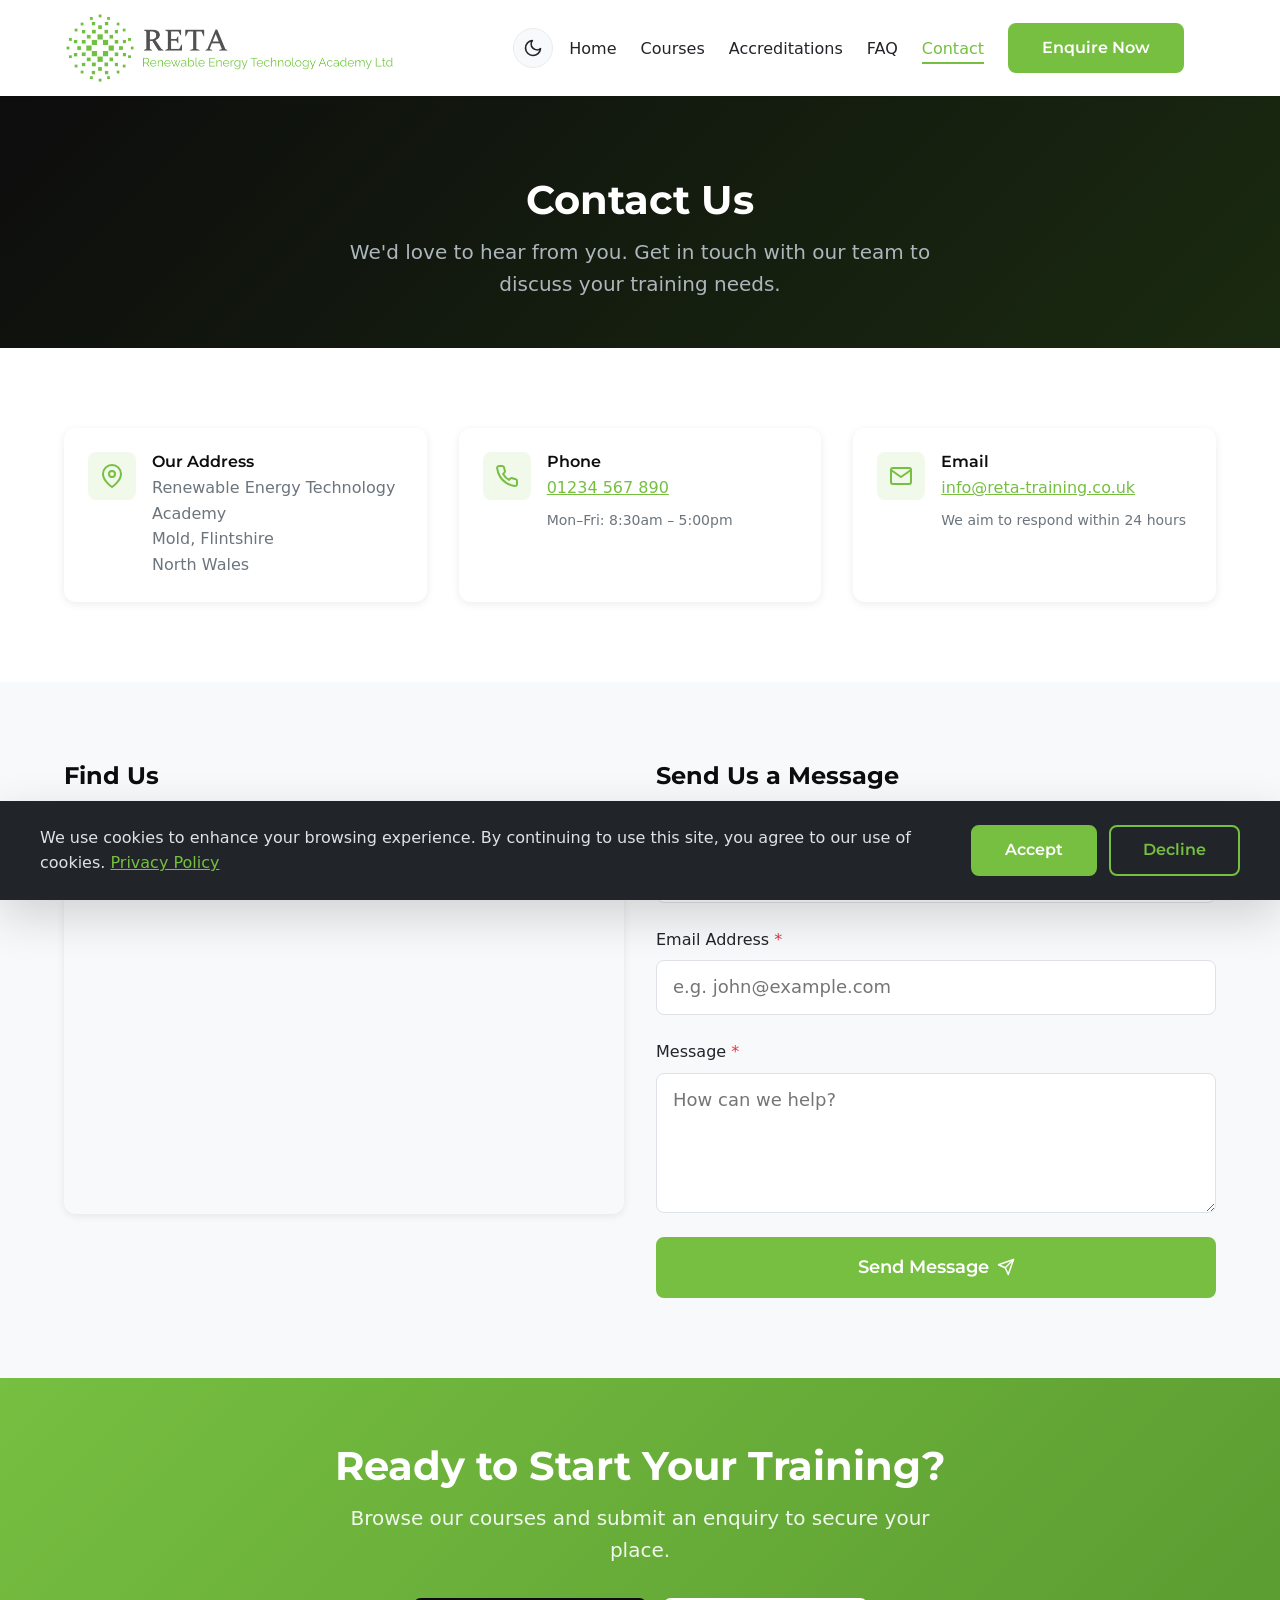
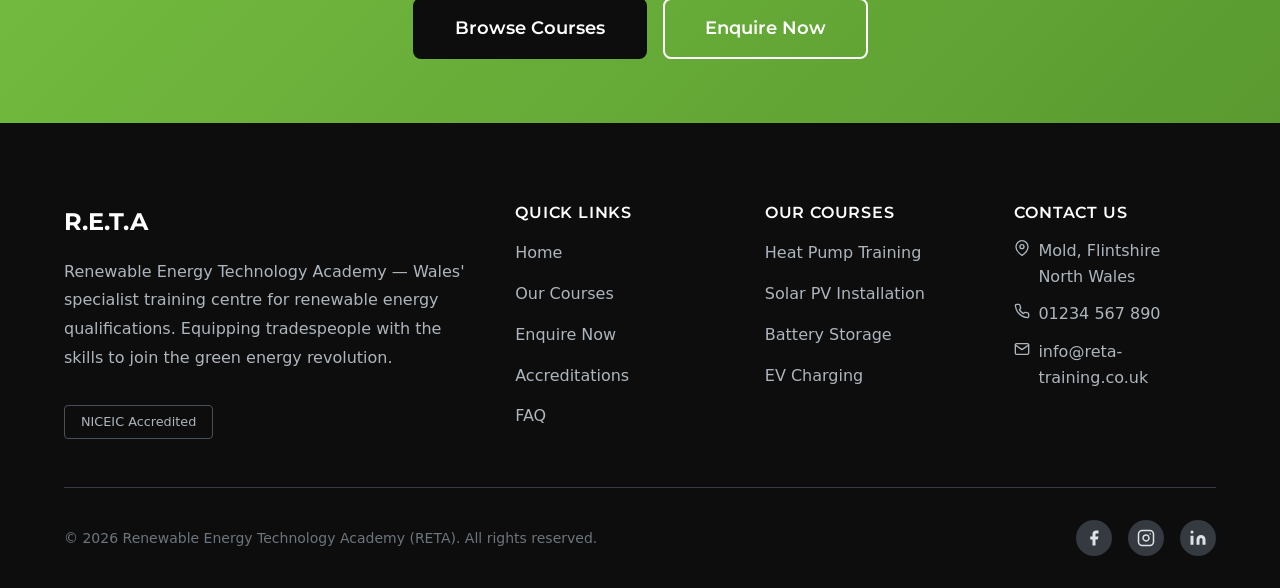
<file: contact.html>
<!DOCTYPE html>
<html lang="en">
<head>
  <meta charset="UTF-8">
  <meta name="viewport" content="width=device-width, initial-scale=1.0">
  <link rel="icon" type="image/png" sizes="32x32" href="favicon-32x32.png">
  <link rel="icon" type="image/png" sizes="16x16" href="favicon-16x16.png">
  <title>Contact Us — RETA | Renewable Energy Technology Academy</title>
  <link rel="canonical" href="https://www.reta-training.co.uk/contact.html">
  <meta name="description" content="Contact RETA in Mold, North Wales. Call, email or use the contact form to speak with our team about course availability, pricing or any other questions.">

  <meta property="og:title" content="Contact Us — RETA">
  <meta property="og:description" content="Get in touch with Renewable Energy Technology Academy in Mold, North Wales.">
  <meta property="og:type" content="website">
  <meta property="og:locale" content="en_GB">

  <link rel="preconnect" href="https://fonts.googleapis.com">
  <link rel="preconnect" href="https://fonts.gstatic.com" crossorigin>
  <link href="https://fonts.googleapis.com/css2?family=Montserrat:wght@500;600;700&display=swap" rel="stylesheet">

  <link rel="stylesheet" href="css/reset.css">
  <link rel="stylesheet" href="css/variables.css">
  <link rel="stylesheet" href="css/layout.css">
  <link rel="stylesheet" href="css/components.css">
  <script>(function(){var t=localStorage.getItem('reta-theme');if(t)document.documentElement.setAttribute('data-theme',t);else if(window.matchMedia&&window.matchMedia('(prefers-color-scheme:dark)').matches)document.documentElement.setAttribute('data-theme','dark');})()</script>
</head>
<body>
  <a href="#main" class="skip-link">Skip to main content</a>

  <!-- Header -->
  <header class="header" role="banner">
    <div class="header__inner">
      <a href="index.html" class="header__logo" aria-label="RETA — Home">
        <picture>
          <source srcset="logo.webp" type="image/webp">
          <img src="logo.png" alt="RETA — Renewable Energy Technology Academy Ltd" class="header__logo-img">
        </picture>
      </a>
      <button class="theme-toggle" aria-label="Switch to dark mode" type="button">
            <svg class="theme-toggle__icon--sun" xmlns="http://www.w3.org/2000/svg" width="20" height="20" viewBox="0 0 24 24" fill="none" stroke="currentColor" stroke-width="2" stroke-linecap="round" stroke-linejoin="round"><circle cx="12" cy="12" r="5"/><line x1="12" y1="1" x2="12" y2="3"/><line x1="12" y1="21" x2="12" y2="23"/><line x1="4.22" y1="4.22" x2="5.64" y2="5.64"/><line x1="18.36" y1="18.36" x2="19.78" y2="19.78"/><line x1="1" y1="12" x2="3" y2="12"/><line x1="21" y1="12" x2="23" y2="12"/><line x1="4.22" y1="19.78" x2="5.64" y2="18.36"/><line x1="18.36" y1="5.64" x2="19.78" y2="4.22"/></svg>
            <svg class="theme-toggle__icon--moon" xmlns="http://www.w3.org/2000/svg" width="20" height="20" viewBox="0 0 24 24" fill="none" stroke="currentColor" stroke-width="2" stroke-linecap="round" stroke-linejoin="round"><path d="M21 12.79A9 9 0 1 1 11.21 3 7 7 0 0 0 21 12.79z"/></svg>
          </button>

      <nav class="nav" role="navigation" aria-label="Main navigation">
        <button class="nav__toggle" aria-label="Toggle navigation menu" aria-expanded="false">
          <span></span><span></span><span></span>
        </button>
        <ul class="nav__list">
          <li><a href="index.html" class="nav__link">Home</a></li>
          <li><a href="courses.html" class="nav__link">Courses</a></li>
          <li><a href="accreditations.html" class="nav__link">Accreditations</a></li>
          <li><a href="faq.html" class="nav__link">FAQ</a></li>
          <li><a href="contact.html" class="nav__link">Contact</a></li>
          <li><a href="enquire.html" class="nav__link nav__cta btn btn--primary">Enquire Now</a></li>
        </ul>
        <div class="nav__overlay" aria-hidden="true"></div>
      </nav>
    </div>
  </header>

  <main id="main">

    <!-- Page Header -->
    <section class="page-header">
      <div class="container">
        <h1 class="page-header__title">Contact Us</h1>
        <p class="page-header__text">We'd love to hear from you. Get in touch with our team to discuss your training needs.</p>
      </div>
    </section>

    <!-- Contact Info Cards -->
    <section class="section">
      <div class="container">
        <div class="grid grid--3">

          <div class="contact-card">
            <div class="contact-card__icon">
              <svg viewBox="0 0 24 24" fill="none" stroke="currentColor" stroke-width="2" stroke-linecap="round" stroke-linejoin="round"><path d="M21 10c0 7-9 13-9 13s-9-6-9-13a9 9 0 0 1 18 0z"/><circle cx="12" cy="10" r="3"/></svg>
            </div>
            <div>
              <h2 class="contact-card__title">Our Address</h2>
              <p class="contact-card__text">
                Renewable Energy Technology Academy<br>
                Mold, Flintshire<br>
                North Wales
              </p>
            </div>
          </div>

          <div class="contact-card">
            <div class="contact-card__icon">
              <svg viewBox="0 0 24 24" fill="none" stroke="currentColor" stroke-width="2" stroke-linecap="round" stroke-linejoin="round"><path d="M22 16.92v3a2 2 0 0 1-2.18 2 19.79 19.79 0 0 1-8.63-3.07 19.5 19.5 0 0 1-6-6 19.79 19.79 0 0 1-3.07-8.67A2 2 0 0 1 4.11 2h3a2 2 0 0 1 2 1.72 12.84 12.84 0 0 0 .7 2.81 2 2 0 0 1-.45 2.11L8.09 9.91a16 16 0 0 0 6 6l1.27-1.27a2 2 0 0 1 2.11-.45 12.84 12.84 0 0 0 2.81.7A2 2 0 0 1 22 16.92z"/></svg>
            </div>
            <div>
              <h2 class="contact-card__title">Phone</h2>
              <p class="contact-card__text">
                <a href="tel:+441234567890">01234 567 890</a>
              </p>
              <p class="contact-card__text" style="margin-top: var(--space-2); font-size: var(--fs-xs);">
                Mon–Fri: 8:30am – 5:00pm
              </p>
            </div>
          </div>

          <div class="contact-card">
            <div class="contact-card__icon">
              <svg viewBox="0 0 24 24" fill="none" stroke="currentColor" stroke-width="2" stroke-linecap="round" stroke-linejoin="round"><path d="M4 4h16c1.1 0 2 .9 2 2v12c0 1.1-.9 2-2 2H4c-1.1 0-2-.9-2-2V6c0-1.1.9-2 2-2z"/><polyline points="22,6 12,13 2,6"/></svg>
            </div>
            <div>
              <h2 class="contact-card__title">Email</h2>
              <p class="contact-card__text">
                <a href="mailto:info@reta-training.co.uk">info@reta-training.co.uk</a>
              </p>
              <p class="contact-card__text" style="margin-top: var(--space-2); font-size: var(--fs-xs);">
                We aim to respond within 24 hours
              </p>
            </div>
          </div>

        </div>
      </div>
    </section>

    <!-- Map & Quick Contact -->
    <section class="section section--grey">
      <div class="container">
        <div class="grid grid--2" style="align-items: start;">

          <!-- Map -->
          <div>
            <h2 style="font-size: var(--fs-lg); margin-bottom: var(--space-5);">Find Us</h2>
            <div class="map-embed">
              <iframe
                src="https://www.google.com/maps/embed?pb=!1m18!1m12!1m3!1d38368.31889612068!2d-3.1714843!3d53.1696543!2m3!1f0!2f0!3f0!3m2!1i1024!2i768!4f13.1!3m3!1m2!1s0x487ad4a736d6e1d9%3A0x799f4e0c58bfee48!2sMold!5e0!3m2!1sen!2suk!4v1"
                allowfullscreen=""
                loading="lazy"
                referrerpolicy="no-referrer-when-downgrade"
                title="RETA location map — Mold, Wales"
              ></iframe>
            </div>
          </div>

          <!-- Quick Contact Form -->
          <div>
            <h2 style="font-size: var(--fs-lg); margin-bottom: var(--space-5);">Send Us a Message</h2>
            <form class="form" data-validate action="https://api.web3forms.com/submit" method="POST">
              <!-- Web3Forms config -->
              <input type="hidden" name="access_key" value="b462d86c-a942-49df-98cd-39d455961da4">
              <input type="hidden" name="subject" value="New Contact Message — RETA Website">
              <input type="hidden" name="from_name" value="RETA Website">
              <input type="checkbox" name="botcheck" style="display:none">
              <div class="form__group">
                <label for="contact-name" class="form__label form__label--required">Your Name</label>
                <input type="text" id="contact-name" name="name" class="form__input" required placeholder="e.g. John Davies" autocomplete="name">
                <span class="form__error" aria-live="polite"></span>
              </div>
              <div class="form__group">
                <label for="contact-email" class="form__label form__label--required">Email Address</label>
                <input type="email" id="contact-email" name="email" class="form__input" required placeholder="e.g. john@example.com" autocomplete="email">
                <span class="form__error" aria-live="polite"></span>
              </div>
              <div class="form__group">
                <label for="contact-message" class="form__label form__label--required">Message</label>
                <textarea id="contact-message" name="message" class="form__textarea" required placeholder="How can we help?"></textarea>
                <span class="form__error" aria-live="polite"></span>
              </div>
              <button type="submit" class="btn btn--primary btn--lg">
                Send Message
                <svg width="18" height="18" viewBox="0 0 24 24" fill="none" stroke="currentColor" stroke-width="2" stroke-linecap="round" stroke-linejoin="round"><line x1="22" y1="2" x2="11" y2="13"/><polygon points="22 2 15 22 11 13 2 9 22 2"/></svg>
              </button>
            </form>
          </div>

        </div>
      </div>
    </section>

    <!-- CTA -->
    <section class="cta-banner" aria-label="Call to action">
      <div class="container">
        <h2 class="cta-banner__title">Ready to Start Your Training?</h2>
        <p class="cta-banner__text">Browse our courses and submit an enquiry to secure your place.</p>
        <div class="cta-banner__actions">
          <a href="courses.html" class="btn btn--dark btn--lg">Browse Courses</a>
          <a href="enquire.html" class="btn btn--secondary btn--lg">Enquire Now</a>
        </div>
      </div>
    </section>

  </main>

  <!-- Footer -->
  <footer class="footer" role="contentinfo">
    <div class="container">
      <div class="footer__inner">
        <div class="footer__brand">
          <div class="footer__logo">R.E.T.A</div>
          <p class="footer__description">Renewable Energy Technology Academy — Wales' specialist training centre for renewable energy qualifications. Equipping tradespeople with the skills to join the green energy revolution.</p>
          <div class="footer__accreditation">
            <div style="padding: 6px 16px; border: 1px solid #495057; border-radius: 4px; font-size: 0.8rem; color: #adb5bd;">NICEIC Accredited</div>
          </div>
        </div>
        <div>
          <h3 class="footer__heading">Quick Links</h3>
          <ul class="footer__links">
            <li><a href="index.html" class="footer__link">Home</a></li>
            <li><a href="courses.html" class="footer__link">Our Courses</a></li>
            <li><a href="enquire.html" class="footer__link">Enquire Now</a></li>
            <li><a href="accreditations.html" class="footer__link">Accreditations</a></li>
            <li><a href="faq.html" class="footer__link">FAQ</a></li>
          </ul>
        </div>
        <div>
          <h3 class="footer__heading">Our Courses</h3>
          <ul class="footer__links">
            <li><a href="courses.html#heat-pumps" class="footer__link">Heat Pump Training</a></li>
            <li><a href="courses.html#solar-pv" class="footer__link">Solar PV Installation</a></li>
            <li><a href="courses.html#battery-storage" class="footer__link">Battery Storage</a></li>
            <li><a href="courses.html#ev-charging" class="footer__link">EV Charging</a></li>
          </ul>
        </div>
        <div>
          <h3 class="footer__heading">Contact Us</h3>
          <div class="footer__contact-item">
            <svg width="16" height="16" viewBox="0 0 24 24" fill="none" stroke="currentColor" stroke-width="2" stroke-linecap="round" stroke-linejoin="round"><path d="M21 10c0 7-9 13-9 13s-9-6-9-13a9 9 0 0 1 18 0z"/><circle cx="12" cy="10" r="3"/></svg>
            <span>Mold, Flintshire<br>North Wales</span>
          </div>
          <div class="footer__contact-item">
            <svg width="16" height="16" viewBox="0 0 24 24" fill="none" stroke="currentColor" stroke-width="2" stroke-linecap="round" stroke-linejoin="round"><path d="M22 16.92v3a2 2 0 0 1-2.18 2 19.79 19.79 0 0 1-8.63-3.07 19.5 19.5 0 0 1-6-6 19.79 19.79 0 0 1-3.07-8.67A2 2 0 0 1 4.11 2h3a2 2 0 0 1 2 1.72 12.84 12.84 0 0 0 .7 2.81 2 2 0 0 1-.45 2.11L8.09 9.91a16 16 0 0 0 6 6l1.27-1.27a2 2 0 0 1 2.11-.45 12.84 12.84 0 0 0 2.81.7A2 2 0 0 1 22 16.92z"/></svg>
            <a href="tel:+441234567890">01234 567 890</a>
          </div>
          <div class="footer__contact-item">
            <svg width="16" height="16" viewBox="0 0 24 24" fill="none" stroke="currentColor" stroke-width="2" stroke-linecap="round" stroke-linejoin="round"><path d="M4 4h16c1.1 0 2 .9 2 2v12c0 1.1-.9 2-2 2H4c-1.1 0-2-.9-2-2V6c0-1.1.9-2 2-2z"/><polyline points="22,6 12,13 2,6"/></svg>
            <a href="mailto:info@reta-training.co.uk">info@reta-training.co.uk</a>
          </div>
        </div>
      </div>
      <div class="footer__bottom">
        <p class="footer__copyright">&copy; 2026 Renewable Energy Technology Academy (RETA). All rights reserved.</p>
        <div class="footer__socials">
          <a href="#" class="footer__social-link" aria-label="Facebook">
            <svg width="18" height="18" viewBox="0 0 24 24" fill="currentColor"><path d="M18 2h-3a5 5 0 0 0-5 5v3H7v4h3v8h4v-8h3l1-4h-4V7a1 1 0 0 1 1-1h3z"/></svg>
          </a>
          <a href="#" class="footer__social-link" aria-label="Instagram">
            <svg width="18" height="18" viewBox="0 0 24 24" fill="none" stroke="currentColor" stroke-width="2" stroke-linecap="round" stroke-linejoin="round"><rect x="2" y="2" width="20" height="20" rx="5" ry="5"/><path d="M16 11.37A4 4 0 1 1 12.63 8 4 4 0 0 1 16 11.37z"/><line x1="17.5" y1="6.5" x2="17.51" y2="6.5"/></svg>
          </a>
          <a href="#" class="footer__social-link" aria-label="LinkedIn">
            <svg width="18" height="18" viewBox="0 0 24 24" fill="currentColor"><path d="M16 8a6 6 0 0 1 6 6v7h-4v-7a2 2 0 0 0-2-2 2 2 0 0 0-2 2v7h-4v-7a6 6 0 0 1 6-6z"/><rect x="2" y="9" width="4" height="12"/><circle cx="4" cy="4" r="2"/></svg>
          </a>
        </div>
      </div>
    </div>
  </footer>

  <div class="cookie-banner" role="dialog" aria-label="Cookie consent">
    <div class="cookie-banner__inner">
      <p class="cookie-banner__text">We use cookies to enhance your browsing experience. By continuing to use this site, you agree to our use of cookies. <a href="#">Privacy Policy</a></p>
      <div class="cookie-banner__actions">
        <button class="btn btn--primary" data-cookie-accept>Accept</button>
        <button class="btn btn--outline" data-cookie-decline>Decline</button>
      </div>
    </div>
  </div>

  <!-- Back to Top -->
  <button class="back-to-top" aria-label="Back to top">
    <svg xmlns="http://www.w3.org/2000/svg" viewBox="0 0 24 24" fill="none" stroke="currentColor" stroke-width="2.5" stroke-linecap="round" stroke-linejoin="round"><polyline points="18 15 12 9 6 15"/></svg>
  </button>

  <script src="js/nav.js"></script>
  <script src="js/form.js"></script>
  <script src="js/cookie.js"></script>
  <script src="js/theme.js"></script>
  <script src="js/backtotop.js"></script>
</body>
</file>
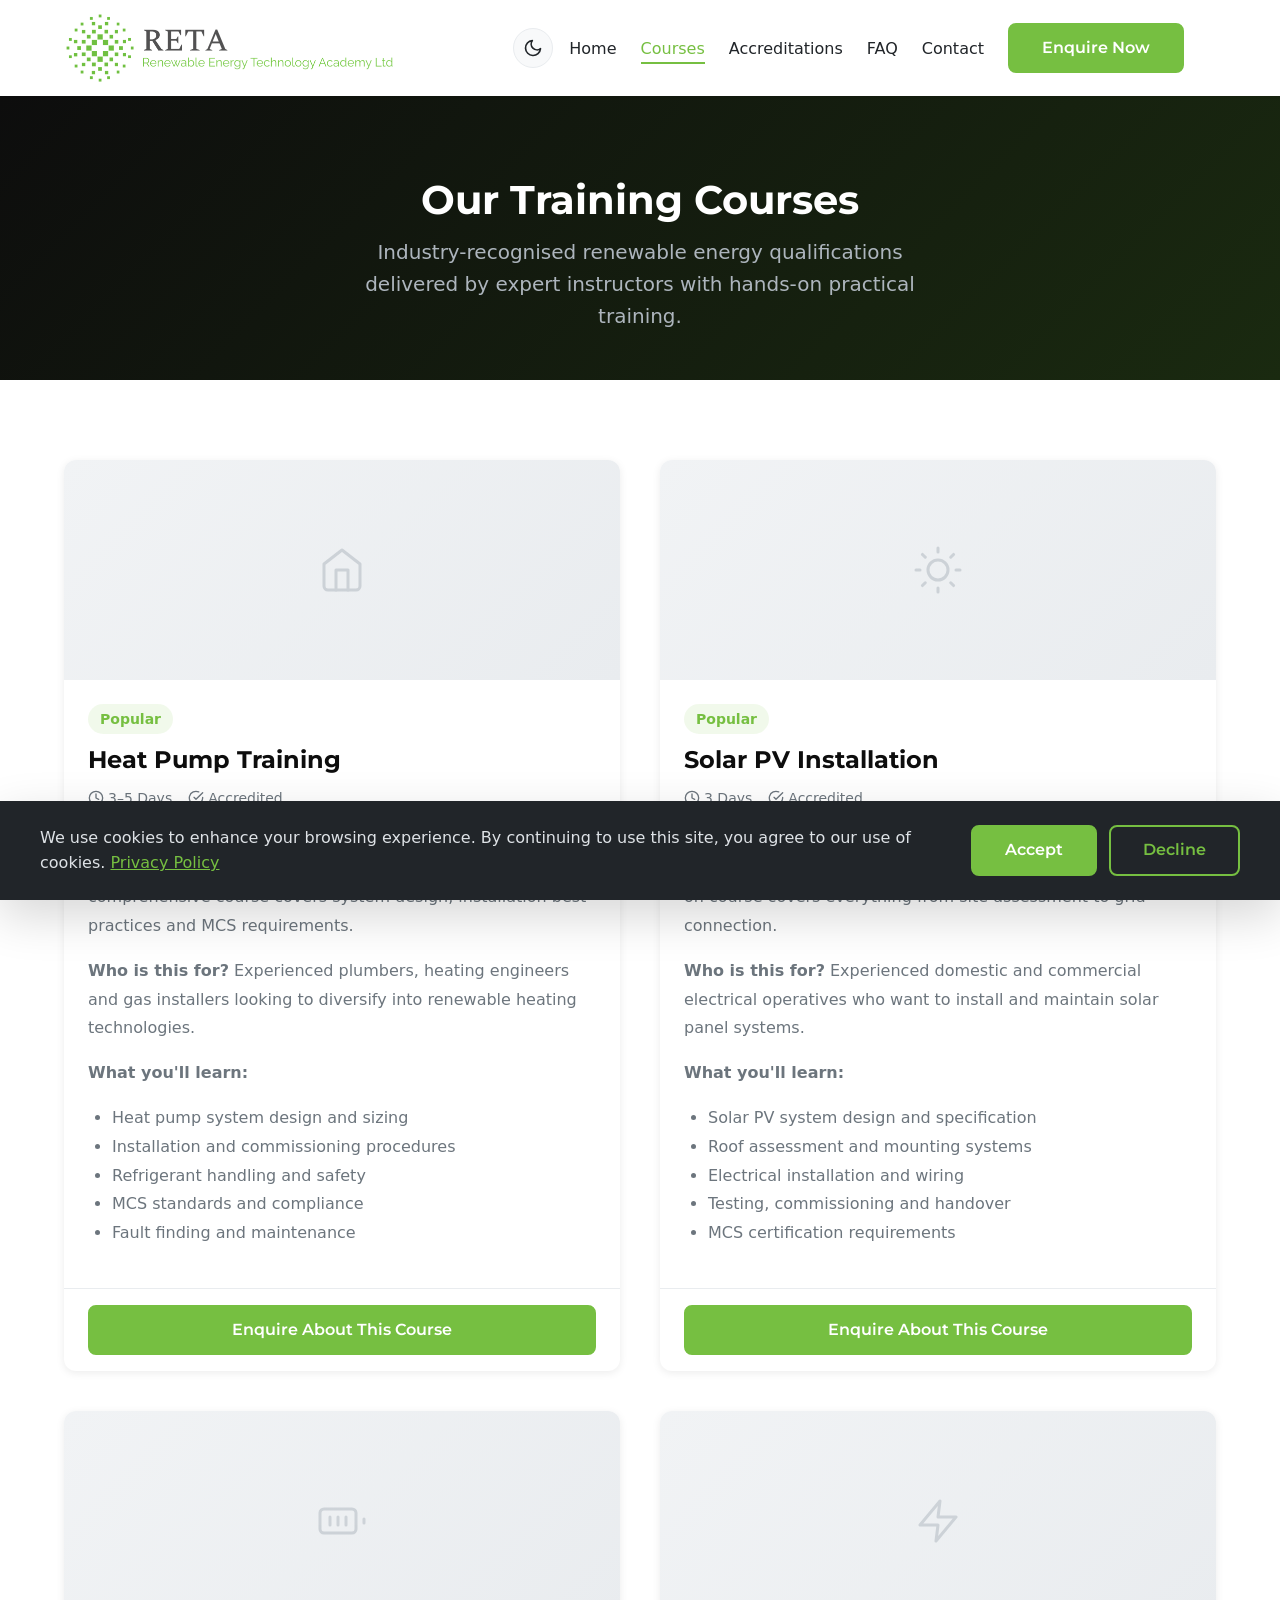
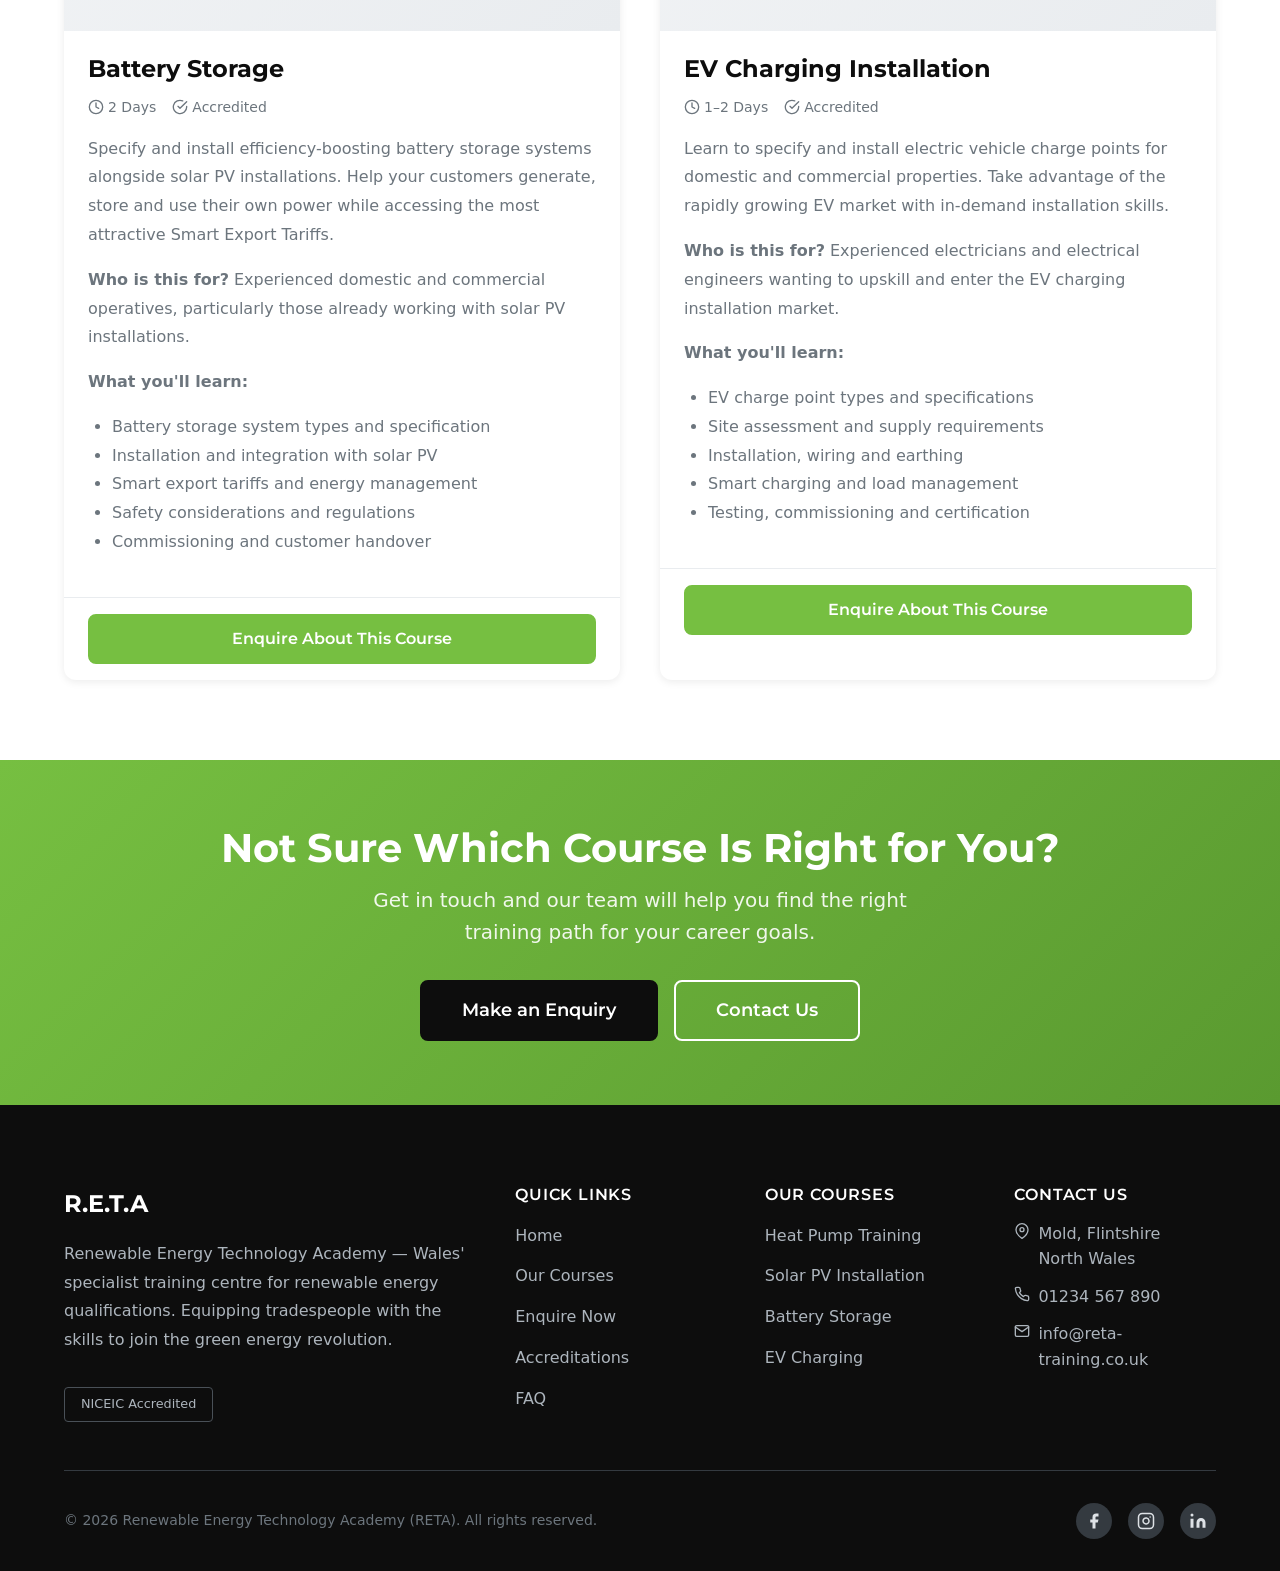
<file: courses.html>
<!DOCTYPE html>
<html lang="en">
<head>
  <meta charset="UTF-8">
  <meta name="viewport" content="width=device-width, initial-scale=1.0">
  <link rel="icon" type="image/png" sizes="32x32" href="favicon-32x32.png">
  <link rel="icon" type="image/png" sizes="16x16" href="favicon-16x16.png">
  <title>Training Courses — RETA | Renewable Energy Technology Academy</title>
  <link rel="canonical" href="https://www.reta-training.co.uk/courses.html">
  <meta name="description" content="Accredited renewable energy training courses in North Wales. Heat pump, solar PV, battery storage and EV charging — short practical courses with industry-recognised certification.">

  <meta property="og:title" content="Training Courses — RETA">
  <meta property="og:description" content="Browse our accredited renewable energy training courses. Heat pumps, solar PV, battery storage & EV charging.">
  <meta property="og:type" content="website">
  <meta property="og:locale" content="en_GB">

  <link rel="preconnect" href="https://fonts.googleapis.com">
  <link rel="preconnect" href="https://fonts.gstatic.com" crossorigin>
  <link href="https://fonts.googleapis.com/css2?family=Montserrat:wght@500;600;700&display=swap" rel="stylesheet">

  <link rel="stylesheet" href="css/reset.css">
  <link rel="stylesheet" href="css/variables.css">
  <link rel="stylesheet" href="css/layout.css">
  <link rel="stylesheet" href="css/components.css">
  <script>(function(){var t=localStorage.getItem('reta-theme');if(t)document.documentElement.setAttribute('data-theme',t);else if(window.matchMedia&&window.matchMedia('(prefers-color-scheme:dark)').matches)document.documentElement.setAttribute('data-theme','dark');})()</script>

  <script type="application/ld+json">
  {
    "@context": "https://schema.org",
    "@type": "ItemList",
    "name": "RETA Training Courses",
    "itemListElement": [
      {
        "@type": "Course",
        "position": 1,
        "name": "Heat Pump Training",
        "description": "Learn to install and commission air source and ground source heat pump systems.",
        "provider": {
          "@type": "EducationalOrganization",
          "name": "Renewable Energy Technology Academy (RETA)",
          "address": { "@type": "PostalAddress", "addressLocality": "Mold", "addressRegion": "Wales", "addressCountry": "GB" }
        }
      },
      {
        "@type": "Course",
        "position": 2,
        "name": "Solar PV Installation",
        "description": "Design, install and commission rooftop solar photovoltaic systems.",
        "provider": { "@type": "EducationalOrganization", "name": "RETA" }
      },
      {
        "@type": "Course",
        "position": 3,
        "name": "Battery Storage",
        "description": "Specify and install battery storage systems for domestic and commercial properties.",
        "provider": { "@type": "EducationalOrganization", "name": "RETA" }
      },
      {
        "@type": "Course",
        "position": 4,
        "name": "EV Charging Installation",
        "description": "Install electric vehicle charge points for domestic and commercial properties.",
        "provider": { "@type": "EducationalOrganization", "name": "RETA" }
      }
    ]
  }
  </script>
</head>
<body>
  <a href="#main" class="skip-link">Skip to main content</a>

  <!-- Header -->
  <header class="header" role="banner">
    <div class="header__inner">
      <a href="index.html" class="header__logo" aria-label="RETA — Home">
        <picture>
          <source srcset="logo.webp" type="image/webp">
          <img src="logo.png" alt="RETA — Renewable Energy Technology Academy Ltd" class="header__logo-img">
        </picture>
      </a>
      <button class="theme-toggle" aria-label="Switch to dark mode" type="button">
            <svg class="theme-toggle__icon--sun" xmlns="http://www.w3.org/2000/svg" width="20" height="20" viewBox="0 0 24 24" fill="none" stroke="currentColor" stroke-width="2" stroke-linecap="round" stroke-linejoin="round"><circle cx="12" cy="12" r="5"/><line x1="12" y1="1" x2="12" y2="3"/><line x1="12" y1="21" x2="12" y2="23"/><line x1="4.22" y1="4.22" x2="5.64" y2="5.64"/><line x1="18.36" y1="18.36" x2="19.78" y2="19.78"/><line x1="1" y1="12" x2="3" y2="12"/><line x1="21" y1="12" x2="23" y2="12"/><line x1="4.22" y1="19.78" x2="5.64" y2="18.36"/><line x1="18.36" y1="5.64" x2="19.78" y2="4.22"/></svg>
            <svg class="theme-toggle__icon--moon" xmlns="http://www.w3.org/2000/svg" width="20" height="20" viewBox="0 0 24 24" fill="none" stroke="currentColor" stroke-width="2" stroke-linecap="round" stroke-linejoin="round"><path d="M21 12.79A9 9 0 1 1 11.21 3 7 7 0 0 0 21 12.79z"/></svg>
          </button>

      <nav class="nav" role="navigation" aria-label="Main navigation">
        <button class="nav__toggle" aria-label="Toggle navigation menu" aria-expanded="false">
          <span></span><span></span><span></span>
        </button>
        <ul class="nav__list">
          <li><a href="index.html" class="nav__link">Home</a></li>
          <li><a href="courses.html" class="nav__link">Courses</a></li>
          <li><a href="accreditations.html" class="nav__link">Accreditations</a></li>
          <li><a href="faq.html" class="nav__link">FAQ</a></li>
          <li><a href="contact.html" class="nav__link">Contact</a></li>
          <li><a href="enquire.html" class="nav__link nav__cta btn btn--primary">Enquire Now</a></li>
        </ul>
        <div class="nav__overlay" aria-hidden="true"></div>
      </nav>
    </div>
  </header>

  <main id="main">

    <!-- Page Header -->
    <section class="page-header">
      <div class="container">
        <h1 class="page-header__title">Our Training Courses</h1>
        <p class="page-header__text">Industry-recognised renewable energy qualifications delivered by expert instructors with hands-on practical training.</p>
      </div>
    </section>

    <!-- Courses -->
    <section class="section" aria-labelledby="courses-list">
      <div class="container">
        <h2 class="sr-only" id="courses-list">Course listings</h2>

        <div class="grid grid--2" style="gap: var(--space-7);">

          <!-- Heat Pump Training -->
          <div class="card" id="heat-pumps">
            <div class="card__image card__image--placeholder" style="height: 220px;">
              <svg width="64" height="64" viewBox="0 0 24 24" fill="none" stroke="currentColor" stroke-width="1.5" stroke-linecap="round" stroke-linejoin="round"><path d="M3 9l9-7 9 7v11a2 2 0 0 1-2 2H5a2 2 0 0 1-2-2z"/><polyline points="9 22 9 12 15 12 15 22"/></svg>
            </div>
            <div class="card__body">
              <span class="card__tag">Popular</span>
              <h3 class="card__title">Heat Pump Training</h3>
              <div class="card__meta">
                <span class="card__meta-item">
                  <svg width="16" height="16" viewBox="0 0 24 24" fill="none" stroke="currentColor" stroke-width="2" stroke-linecap="round" stroke-linejoin="round"><circle cx="12" cy="12" r="10"/><polyline points="12 6 12 12 16 14"/></svg>
                  3–5 Days
                </span>
                <span class="card__meta-item">
                  <svg width="16" height="16" viewBox="0 0 24 24" fill="none" stroke="currentColor" stroke-width="2" stroke-linecap="round" stroke-linejoin="round"><path d="M22 11.08V12a10 10 0 1 1-5.93-9.14"/><polyline points="22 4 12 14.01 9 11.01"/></svg>
                  Accredited
                </span>
              </div>
              <p class="card__text">Learn to install and commission high-quality, high-efficiency air source and ground source heat pump systems. This comprehensive course covers system design, installation best practices and MCS requirements.</p>
              <p class="card__text"><strong>Who is this for?</strong> Experienced plumbers, heating engineers and gas installers looking to diversify into renewable heating technologies.</p>
              <p class="card__text"><strong>What you'll learn:</strong></p>
              <ul style="margin-bottom: var(--space-4); padding-left: var(--space-5); list-style: disc; font-size: var(--fs-sm); color: var(--color-grey-500); line-height: var(--lh-loose);">
                <li>Heat pump system design and sizing</li>
                <li>Installation and commissioning procedures</li>
                <li>Refrigerant handling and safety</li>
                <li>MCS standards and compliance</li>
                <li>Fault finding and maintenance</li>
              </ul>
            </div>
            <div class="card__footer">
              <a href="enquire.html?course=heat-pumps" class="btn btn--primary btn--full">Enquire About This Course</a>
            </div>
          </div>

          <!-- Solar PV -->
          <div class="card" id="solar-pv">
            <div class="card__image card__image--placeholder" style="height: 220px;">
              <svg width="64" height="64" viewBox="0 0 24 24" fill="none" stroke="currentColor" stroke-width="1.5" stroke-linecap="round" stroke-linejoin="round"><circle cx="12" cy="12" r="5"/><line x1="12" y1="1" x2="12" y2="3"/><line x1="12" y1="21" x2="12" y2="23"/><line x1="4.22" y1="4.22" x2="5.64" y2="5.64"/><line x1="18.36" y1="18.36" x2="19.78" y2="19.78"/><line x1="1" y1="12" x2="3" y2="12"/><line x1="21" y1="12" x2="23" y2="12"/><line x1="4.22" y1="19.78" x2="5.64" y2="18.36"/><line x1="18.36" y1="5.64" x2="19.78" y2="4.22"/></svg>
            </div>
            <div class="card__body">
              <span class="card__tag">Popular</span>
              <h3 class="card__title">Solar PV Installation</h3>
              <div class="card__meta">
                <span class="card__meta-item">
                  <svg width="16" height="16" viewBox="0 0 24 24" fill="none" stroke="currentColor" stroke-width="2" stroke-linecap="round" stroke-linejoin="round"><circle cx="12" cy="12" r="10"/><polyline points="12 6 12 12 16 14"/></svg>
                  3 Days
                </span>
                <span class="card__meta-item">
                  <svg width="16" height="16" viewBox="0 0 24 24" fill="none" stroke="currentColor" stroke-width="2" stroke-linecap="round" stroke-linejoin="round"><path d="M22 11.08V12a10 10 0 1 1-5.93-9.14"/><polyline points="22 4 12 14.01 9 11.01"/></svg>
                  Accredited
                </span>
              </div>
              <p class="card__text">Design, install and commission rooftop solar photovoltaic systems for domestic and commercial properties. This hands-on course covers everything from site assessment to grid connection.</p>
              <p class="card__text"><strong>Who is this for?</strong> Experienced domestic and commercial electrical operatives who want to install and maintain solar panel systems.</p>
              <p class="card__text"><strong>What you'll learn:</strong></p>
              <ul style="margin-bottom: var(--space-4); padding-left: var(--space-5); list-style: disc; font-size: var(--fs-sm); color: var(--color-grey-500); line-height: var(--lh-loose);">
                <li>Solar PV system design and specification</li>
                <li>Roof assessment and mounting systems</li>
                <li>Electrical installation and wiring</li>
                <li>Testing, commissioning and handover</li>
                <li>MCS certification requirements</li>
              </ul>
            </div>
            <div class="card__footer">
              <a href="enquire.html?course=solar-pv" class="btn btn--primary btn--full">Enquire About This Course</a>
            </div>
          </div>

          <!-- Battery Storage -->
          <div class="card" id="battery-storage">
            <div class="card__image card__image--placeholder" style="height: 220px;">
              <svg width="64" height="64" viewBox="0 0 24 24" fill="none" stroke="currentColor" stroke-width="1.5" stroke-linecap="round" stroke-linejoin="round"><rect x="1" y="6" width="18" height="12" rx="2" ry="2"/><line x1="23" y1="13" x2="23" y2="11"/><line x1="6" y1="10" x2="6" y2="14"/><line x1="10" y1="10" x2="10" y2="14"/><line x1="14" y1="10" x2="14" y2="14"/></svg>
            </div>
            <div class="card__body">
              <h3 class="card__title">Battery Storage</h3>
              <div class="card__meta">
                <span class="card__meta-item">
                  <svg width="16" height="16" viewBox="0 0 24 24" fill="none" stroke="currentColor" stroke-width="2" stroke-linecap="round" stroke-linejoin="round"><circle cx="12" cy="12" r="10"/><polyline points="12 6 12 12 16 14"/></svg>
                  2 Days
                </span>
                <span class="card__meta-item">
                  <svg width="16" height="16" viewBox="0 0 24 24" fill="none" stroke="currentColor" stroke-width="2" stroke-linecap="round" stroke-linejoin="round"><path d="M22 11.08V12a10 10 0 1 1-5.93-9.14"/><polyline points="22 4 12 14.01 9 11.01"/></svg>
                  Accredited
                </span>
              </div>
              <p class="card__text">Specify and install efficiency-boosting battery storage systems alongside solar PV installations. Help your customers generate, store and use their own power while accessing the most attractive Smart Export Tariffs.</p>
              <p class="card__text"><strong>Who is this for?</strong> Experienced domestic and commercial operatives, particularly those already working with solar PV installations.</p>
              <p class="card__text"><strong>What you'll learn:</strong></p>
              <ul style="margin-bottom: var(--space-4); padding-left: var(--space-5); list-style: disc; font-size: var(--fs-sm); color: var(--color-grey-500); line-height: var(--lh-loose);">
                <li>Battery storage system types and specification</li>
                <li>Installation and integration with solar PV</li>
                <li>Smart export tariffs and energy management</li>
                <li>Safety considerations and regulations</li>
                <li>Commissioning and customer handover</li>
              </ul>
            </div>
            <div class="card__footer">
              <a href="enquire.html?course=battery-storage" class="btn btn--primary btn--full">Enquire About This Course</a>
            </div>
          </div>

          <!-- EV Charging -->
          <div class="card" id="ev-charging">
            <div class="card__image card__image--placeholder" style="height: 220px;">
              <svg width="64" height="64" viewBox="0 0 24 24" fill="none" stroke="currentColor" stroke-width="1.5" stroke-linecap="round" stroke-linejoin="round"><path d="M13 2L3 14h9l-1 8 10-12h-9l1-8z"/></svg>
            </div>
            <div class="card__body">
              <h3 class="card__title">EV Charging Installation</h3>
              <div class="card__meta">
                <span class="card__meta-item">
                  <svg width="16" height="16" viewBox="0 0 24 24" fill="none" stroke="currentColor" stroke-width="2" stroke-linecap="round" stroke-linejoin="round"><circle cx="12" cy="12" r="10"/><polyline points="12 6 12 12 16 14"/></svg>
                  1–2 Days
                </span>
                <span class="card__meta-item">
                  <svg width="16" height="16" viewBox="0 0 24 24" fill="none" stroke="currentColor" stroke-width="2" stroke-linecap="round" stroke-linejoin="round"><path d="M22 11.08V12a10 10 0 1 1-5.93-9.14"/><polyline points="22 4 12 14.01 9 11.01"/></svg>
                  Accredited
                </span>
              </div>
              <p class="card__text">Learn to specify and install electric vehicle charge points for domestic and commercial properties. Take advantage of the rapidly growing EV market with in-demand installation skills.</p>
              <p class="card__text"><strong>Who is this for?</strong> Experienced electricians and electrical engineers wanting to upskill and enter the EV charging installation market.</p>
              <p class="card__text"><strong>What you'll learn:</strong></p>
              <ul style="margin-bottom: var(--space-4); padding-left: var(--space-5); list-style: disc; font-size: var(--fs-sm); color: var(--color-grey-500); line-height: var(--lh-loose);">
                <li>EV charge point types and specifications</li>
                <li>Site assessment and supply requirements</li>
                <li>Installation, wiring and earthing</li>
                <li>Smart charging and load management</li>
                <li>Testing, commissioning and certification</li>
              </ul>
            </div>
            <div class="card__footer">
              <a href="enquire.html?course=ev-charging" class="btn btn--primary btn--full">Enquire About This Course</a>
            </div>
          </div>

        </div>
      </div>
    </section>

    <!-- CTA -->
    <section class="cta-banner" aria-label="Call to action">
      <div class="container">
        <h2 class="cta-banner__title">Not Sure Which Course Is Right for You?</h2>
        <p class="cta-banner__text">Get in touch and our team will help you find the right training path for your career goals.</p>
        <div class="cta-banner__actions">
          <a href="enquire.html" class="btn btn--dark btn--lg">Make an Enquiry</a>
          <a href="contact.html" class="btn btn--secondary btn--lg">Contact Us</a>
        </div>
      </div>
    </section>

  </main>

  <!-- Footer -->
  <footer class="footer" role="contentinfo">
    <div class="container">
      <div class="footer__inner">
        <div class="footer__brand">
          <div class="footer__logo">R.E.T.A</div>
          <p class="footer__description">Renewable Energy Technology Academy — Wales' specialist training centre for renewable energy qualifications. Equipping tradespeople with the skills to join the green energy revolution.</p>
          <div class="footer__accreditation">
            <div style="padding: 6px 16px; border: 1px solid #495057; border-radius: 4px; font-size: 0.8rem; color: #adb5bd;">NICEIC Accredited</div>
          </div>
        </div>
        <div>
          <h3 class="footer__heading">Quick Links</h3>
          <ul class="footer__links">
            <li><a href="index.html" class="footer__link">Home</a></li>
            <li><a href="courses.html" class="footer__link">Our Courses</a></li>
            <li><a href="enquire.html" class="footer__link">Enquire Now</a></li>
            <li><a href="accreditations.html" class="footer__link">Accreditations</a></li>
            <li><a href="faq.html" class="footer__link">FAQ</a></li>
          </ul>
        </div>
        <div>
          <h3 class="footer__heading">Our Courses</h3>
          <ul class="footer__links">
            <li><a href="courses.html#heat-pumps" class="footer__link">Heat Pump Training</a></li>
            <li><a href="courses.html#solar-pv" class="footer__link">Solar PV Installation</a></li>
            <li><a href="courses.html#battery-storage" class="footer__link">Battery Storage</a></li>
            <li><a href="courses.html#ev-charging" class="footer__link">EV Charging</a></li>
          </ul>
        </div>
        <div>
          <h3 class="footer__heading">Contact Us</h3>
          <div class="footer__contact-item">
            <svg width="16" height="16" viewBox="0 0 24 24" fill="none" stroke="currentColor" stroke-width="2" stroke-linecap="round" stroke-linejoin="round"><path d="M21 10c0 7-9 13-9 13s-9-6-9-13a9 9 0 0 1 18 0z"/><circle cx="12" cy="10" r="3"/></svg>
            <span>Mold, Flintshire<br>North Wales</span>
          </div>
          <div class="footer__contact-item">
            <svg width="16" height="16" viewBox="0 0 24 24" fill="none" stroke="currentColor" stroke-width="2" stroke-linecap="round" stroke-linejoin="round"><path d="M22 16.92v3a2 2 0 0 1-2.18 2 19.79 19.79 0 0 1-8.63-3.07 19.5 19.5 0 0 1-6-6 19.79 19.79 0 0 1-3.07-8.67A2 2 0 0 1 4.11 2h3a2 2 0 0 1 2 1.72 12.84 12.84 0 0 0 .7 2.81 2 2 0 0 1-.45 2.11L8.09 9.91a16 16 0 0 0 6 6l1.27-1.27a2 2 0 0 1 2.11-.45 12.84 12.84 0 0 0 2.81.7A2 2 0 0 1 22 16.92z"/></svg>
            <a href="tel:+441234567890">01234 567 890</a>
          </div>
          <div class="footer__contact-item">
            <svg width="16" height="16" viewBox="0 0 24 24" fill="none" stroke="currentColor" stroke-width="2" stroke-linecap="round" stroke-linejoin="round"><path d="M4 4h16c1.1 0 2 .9 2 2v12c0 1.1-.9 2-2 2H4c-1.1 0-2-.9-2-2V6c0-1.1.9-2 2-2z"/><polyline points="22,6 12,13 2,6"/></svg>
            <a href="mailto:info@reta-training.co.uk">info@reta-training.co.uk</a>
          </div>
        </div>
      </div>
      <div class="footer__bottom">
        <p class="footer__copyright">&copy; 2026 Renewable Energy Technology Academy (RETA). All rights reserved.</p>
        <div class="footer__socials">
          <a href="#" class="footer__social-link" aria-label="Facebook">
            <svg width="18" height="18" viewBox="0 0 24 24" fill="currentColor"><path d="M18 2h-3a5 5 0 0 0-5 5v3H7v4h3v8h4v-8h3l1-4h-4V7a1 1 0 0 1 1-1h3z"/></svg>
          </a>
          <a href="#" class="footer__social-link" aria-label="Instagram">
            <svg width="18" height="18" viewBox="0 0 24 24" fill="none" stroke="currentColor" stroke-width="2" stroke-linecap="round" stroke-linejoin="round"><rect x="2" y="2" width="20" height="20" rx="5" ry="5"/><path d="M16 11.37A4 4 0 1 1 12.63 8 4 4 0 0 1 16 11.37z"/><line x1="17.5" y1="6.5" x2="17.51" y2="6.5"/></svg>
          </a>
          <a href="#" class="footer__social-link" aria-label="LinkedIn">
            <svg width="18" height="18" viewBox="0 0 24 24" fill="currentColor"><path d="M16 8a6 6 0 0 1 6 6v7h-4v-7a2 2 0 0 0-2-2 2 2 0 0 0-2 2v7h-4v-7a6 6 0 0 1 6-6z"/><rect x="2" y="9" width="4" height="12"/><circle cx="4" cy="4" r="2"/></svg>
          </a>
        </div>
      </div>
    </div>
  </footer>

  <div class="cookie-banner" role="dialog" aria-label="Cookie consent">
    <div class="cookie-banner__inner">
      <p class="cookie-banner__text">We use cookies to enhance your browsing experience. By continuing to use this site, you agree to our use of cookies. <a href="#">Privacy Policy</a></p>
      <div class="cookie-banner__actions">
        <button class="btn btn--primary" data-cookie-accept>Accept</button>
        <button class="btn btn--outline" data-cookie-decline>Decline</button>
      </div>
    </div>
  </div>

  <!-- Back to Top -->
  <button class="back-to-top" aria-label="Back to top">
    <svg xmlns="http://www.w3.org/2000/svg" viewBox="0 0 24 24" fill="none" stroke="currentColor" stroke-width="2.5" stroke-linecap="round" stroke-linejoin="round"><polyline points="18 15 12 9 6 15"/></svg>
  </button>

  <script src="js/nav.js"></script>
  <script src="js/cookie.js"></script>
  <script src="js/theme.js"></script>
  <script src="js/backtotop.js"></script>

  <!-- Visually hidden utility -->
  <style>.sr-only { position: absolute; width: 1px; height: 1px; padding: 0; margin: -1px; overflow: hidden; clip: rect(0,0,0,0); white-space: nowrap; border: 0; }</style>
</body>
</html>
</file>
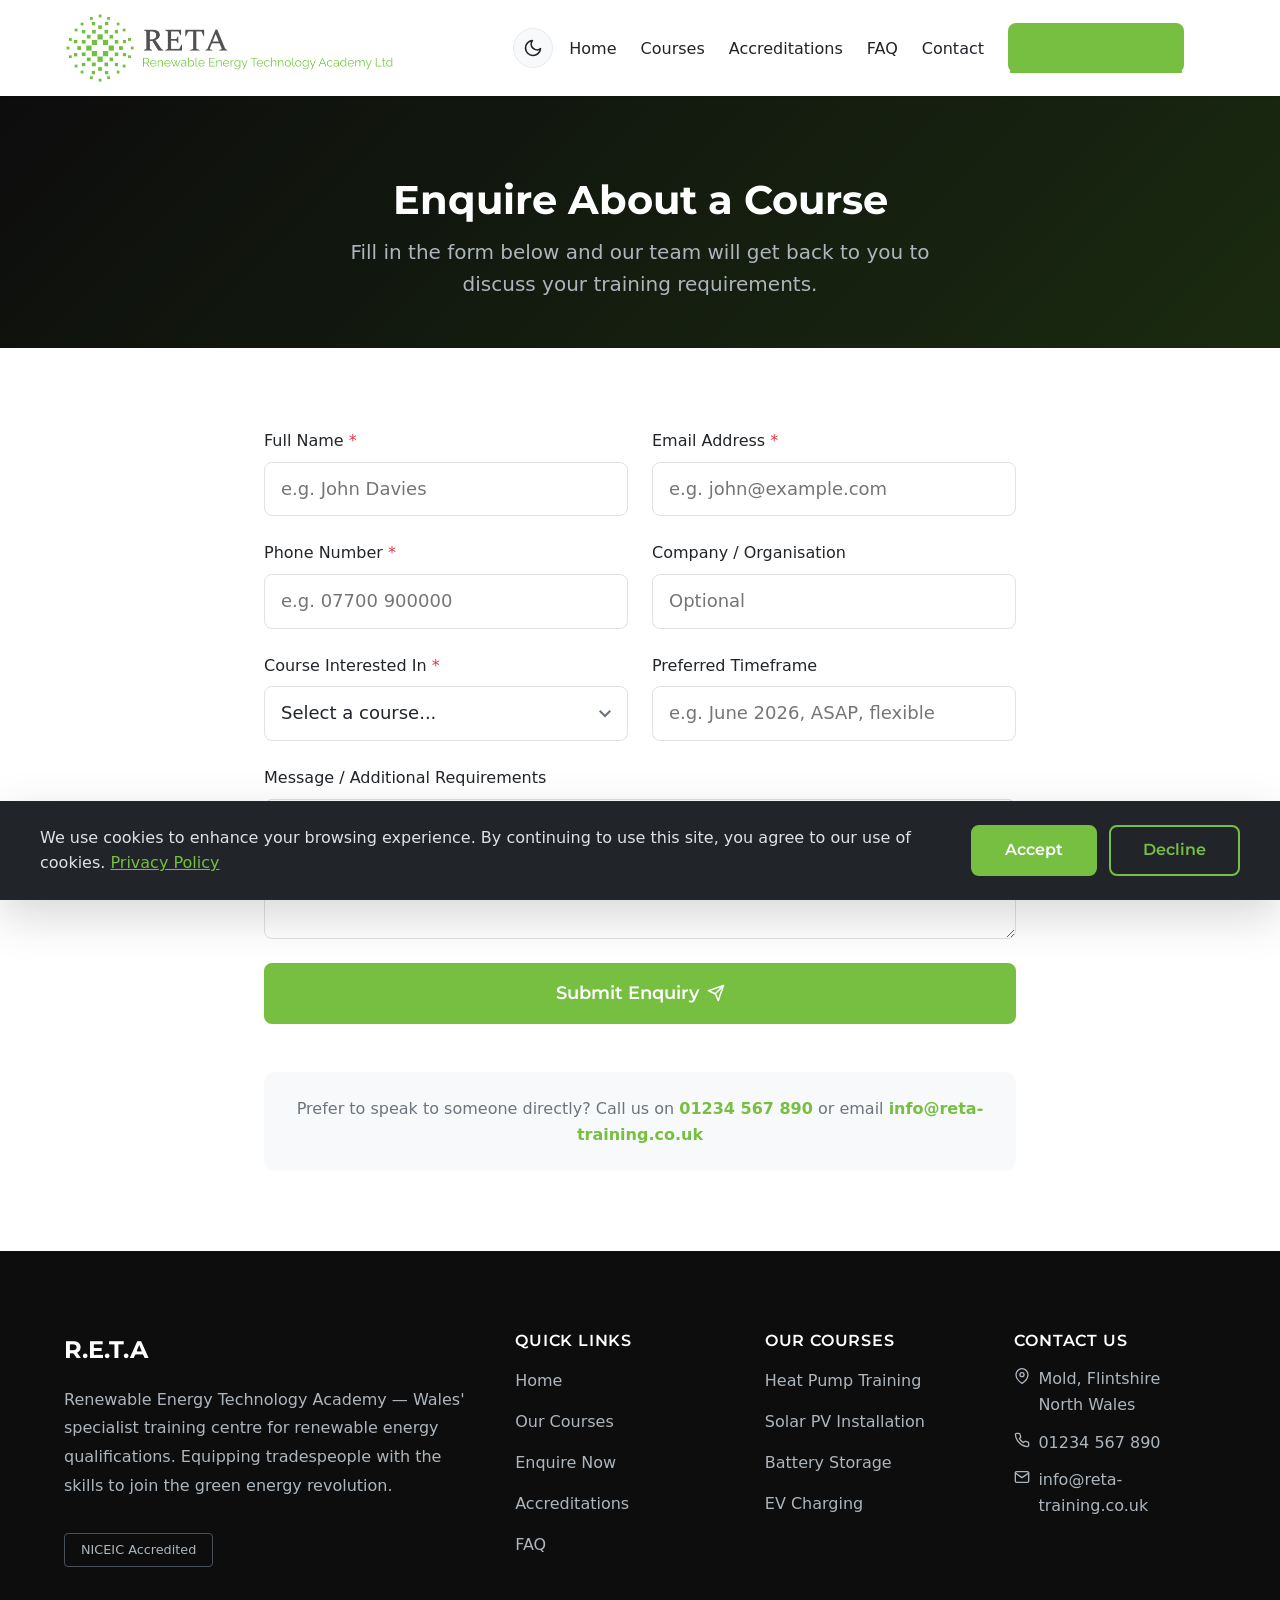
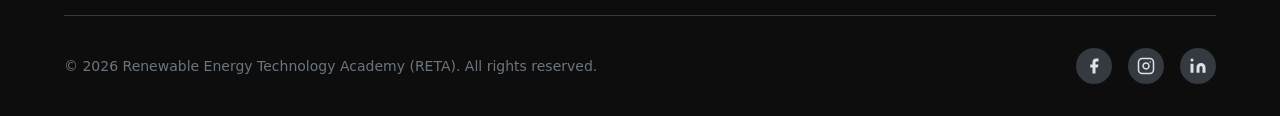
<file: enquire.html>
<!DOCTYPE html>
<html lang="en">
<head>
  <meta charset="UTF-8">
  <meta name="viewport" content="width=device-width, initial-scale=1.0">
  <link rel="icon" type="image/png" sizes="32x32" href="favicon-32x32.png">
  <link rel="icon" type="image/png" sizes="16x16" href="favicon-16x16.png">
  <title>Enquire Now — RETA | Renewable Energy Technology Academy</title>
  <link rel="canonical" href="https://www.reta-training.co.uk/enquire.html">
  <meta name="description" content="Ready to upskill in renewable energy? Enquire about RETA's next available courses in heat pumps, solar PV, EV charging and more. We'll get back to you quickly.">

  <meta property="og:title" content="Enquire Now — RETA">
  <meta property="og:description" content="Get in touch about our accredited renewable energy training courses in Mold, Wales.">
  <meta property="og:type" content="website">
  <meta property="og:locale" content="en_GB">

  <link rel="preconnect" href="https://fonts.googleapis.com">
  <link rel="preconnect" href="https://fonts.gstatic.com" crossorigin>
  <link href="https://fonts.googleapis.com/css2?family=Montserrat:wght@500;600;700&display=swap" rel="stylesheet">

  <link rel="stylesheet" href="css/reset.css">
  <link rel="stylesheet" href="css/variables.css">
  <link rel="stylesheet" href="css/layout.css">
  <link rel="stylesheet" href="css/components.css">
  <script>(function(){var t=localStorage.getItem('reta-theme');if(t)document.documentElement.setAttribute('data-theme',t);else if(window.matchMedia&&window.matchMedia('(prefers-color-scheme:dark)').matches)document.documentElement.setAttribute('data-theme','dark');})()</script>
</head>
<body>
  <a href="#main" class="skip-link">Skip to main content</a>

  <!-- Header -->
  <header class="header" role="banner">
    <div class="header__inner">
      <a href="index.html" class="header__logo" aria-label="RETA — Home">
        <picture>
          <source srcset="logo.webp" type="image/webp">
          <img src="logo.png" alt="RETA — Renewable Energy Technology Academy Ltd" class="header__logo-img">
        </picture>
      </a>
      <button class="theme-toggle" aria-label="Switch to dark mode" type="button">
            <svg class="theme-toggle__icon--sun" xmlns="http://www.w3.org/2000/svg" width="20" height="20" viewBox="0 0 24 24" fill="none" stroke="currentColor" stroke-width="2" stroke-linecap="round" stroke-linejoin="round"><circle cx="12" cy="12" r="5"/><line x1="12" y1="1" x2="12" y2="3"/><line x1="12" y1="21" x2="12" y2="23"/><line x1="4.22" y1="4.22" x2="5.64" y2="5.64"/><line x1="18.36" y1="18.36" x2="19.78" y2="19.78"/><line x1="1" y1="12" x2="3" y2="12"/><line x1="21" y1="12" x2="23" y2="12"/><line x1="4.22" y1="19.78" x2="5.64" y2="18.36"/><line x1="18.36" y1="5.64" x2="19.78" y2="4.22"/></svg>
            <svg class="theme-toggle__icon--moon" xmlns="http://www.w3.org/2000/svg" width="20" height="20" viewBox="0 0 24 24" fill="none" stroke="currentColor" stroke-width="2" stroke-linecap="round" stroke-linejoin="round"><path d="M21 12.79A9 9 0 1 1 11.21 3 7 7 0 0 0 21 12.79z"/></svg>
          </button>

      <nav class="nav" role="navigation" aria-label="Main navigation">
        <button class="nav__toggle" aria-label="Toggle navigation menu" aria-expanded="false">
          <span></span><span></span><span></span>
        </button>
        <ul class="nav__list">
          <li><a href="index.html" class="nav__link">Home</a></li>
          <li><a href="courses.html" class="nav__link">Courses</a></li>
          <li><a href="accreditations.html" class="nav__link">Accreditations</a></li>
          <li><a href="faq.html" class="nav__link">FAQ</a></li>
          <li><a href="contact.html" class="nav__link">Contact</a></li>
          <li><a href="enquire.html" class="nav__link nav__cta btn btn--primary">Enquire Now</a></li>
        </ul>
        <div class="nav__overlay" aria-hidden="true"></div>
      </nav>
    </div>
  </header>

  <main id="main">

    <!-- Page Header -->
    <section class="page-header">
      <div class="container">
        <h1 class="page-header__title">Enquire About a Course</h1>
        <p class="page-header__text">Fill in the form below and our team will get back to you to discuss your training requirements.</p>
      </div>
    </section>

    <!-- Enquiry Form -->
    <section class="section">
      <div class="container container--narrow">

        <form class="form" data-validate action="https://api.web3forms.com/submit" method="POST">

          <!-- Web3Forms config -->
          <input type="hidden" name="access_key" value="b462d86c-a942-49df-98cd-39d455961da4">
          <input type="hidden" name="subject" value="New Course Enquiry — RETA Website">
          <input type="hidden" name="from_name" value="RETA Website">
          <input type="checkbox" name="botcheck" style="display:none">

          <div class="form__row">
            <div class="form__group">
              <label for="name" class="form__label form__label--required">Full Name</label>
              <input type="text" id="name" name="name" class="form__input" required placeholder="e.g. John Davies" autocomplete="name">
              <span class="form__error" aria-live="polite"></span>
            </div>
            <div class="form__group">
              <label for="email" class="form__label form__label--required">Email Address</label>
              <input type="email" id="email" name="email" class="form__input" required placeholder="e.g. john@example.com" autocomplete="email">
              <span class="form__error" aria-live="polite"></span>
            </div>
          </div>

          <div class="form__row">
            <div class="form__group">
              <label for="phone" class="form__label form__label--required">Phone Number</label>
              <input type="tel" id="phone" name="phone" class="form__input" required placeholder="e.g. 07700 900000" autocomplete="tel">
              <span class="form__error" aria-live="polite"></span>
            </div>
            <div class="form__group">
              <label for="company" class="form__label">Company / Organisation</label>
              <input type="text" id="company" name="company" class="form__input" placeholder="Optional" autocomplete="organization">
              <span class="form__error" aria-live="polite"></span>
            </div>
          </div>

          <div class="form__row">
            <div class="form__group">
              <label for="course" class="form__label form__label--required">Course Interested In</label>
              <select id="course" name="course" class="form__select" required>
                <option value="" disabled selected>Select a course...</option>
                <option value="heat-pumps">Heat Pump Training</option>
                <option value="solar-pv">Solar PV Installation</option>
                <option value="battery-storage">Battery Storage</option>
                <option value="ev-charging">EV Charging Installation</option>
                <option value="other">Other / Not Sure</option>
              </select>
              <span class="form__error" aria-live="polite"></span>
            </div>
            <div class="form__group">
              <label for="timeframe" class="form__label">Preferred Timeframe</label>
              <input type="text" id="timeframe" name="timeframe" class="form__input" placeholder="e.g. June 2026, ASAP, flexible">
              <span class="form__error" aria-live="polite"></span>
            </div>
          </div>

          <div class="form__group">
            <label for="message" class="form__label">Message / Additional Requirements</label>
            <textarea id="message" name="message" class="form__textarea" placeholder="Tell us about your experience, any specific requirements, or questions you have..."></textarea>
            <span class="form__error" aria-live="polite"></span>
          </div>

          <button type="submit" class="btn btn--primary btn--lg">
            Submit Enquiry
            <svg width="18" height="18" viewBox="0 0 24 24" fill="none" stroke="currentColor" stroke-width="2" stroke-linecap="round" stroke-linejoin="round"><line x1="22" y1="2" x2="11" y2="13"/><polygon points="22 2 15 22 11 13 2 9 22 2"/></svg>
          </button>

        </form>

        <div style="margin-top: var(--space-8); padding: var(--space-5); background: var(--color-grey-50); border-radius: var(--border-radius-lg); text-align: center;">
          <p style="font-size: var(--fs-sm); color: var(--color-grey-500);">
            Prefer to speak to someone directly? Call us on
            <a href="tel:+441234567890" style="color: var(--color-primary); font-weight: var(--fw-semibold);">01234 567 890</a>
            or email
            <a href="mailto:info@reta-training.co.uk" style="color: var(--color-primary); font-weight: var(--fw-semibold);">info@reta-training.co.uk</a>
          </p>
        </div>

      </div>
    </section>

  </main>

  <!-- Footer -->
  <footer class="footer" role="contentinfo">
    <div class="container">
      <div class="footer__inner">
        <div class="footer__brand">
          <div class="footer__logo">R.E.T.A</div>
          <p class="footer__description">Renewable Energy Technology Academy — Wales' specialist training centre for renewable energy qualifications. Equipping tradespeople with the skills to join the green energy revolution.</p>
          <div class="footer__accreditation">
            <div style="padding: 6px 16px; border: 1px solid #495057; border-radius: 4px; font-size: 0.8rem; color: #adb5bd;">NICEIC Accredited</div>
          </div>
        </div>
        <div>
          <h3 class="footer__heading">Quick Links</h3>
          <ul class="footer__links">
            <li><a href="index.html" class="footer__link">Home</a></li>
            <li><a href="courses.html" class="footer__link">Our Courses</a></li>
            <li><a href="enquire.html" class="footer__link">Enquire Now</a></li>
            <li><a href="accreditations.html" class="footer__link">Accreditations</a></li>
            <li><a href="faq.html" class="footer__link">FAQ</a></li>
          </ul>
        </div>
        <div>
          <h3 class="footer__heading">Our Courses</h3>
          <ul class="footer__links">
            <li><a href="courses.html#heat-pumps" class="footer__link">Heat Pump Training</a></li>
            <li><a href="courses.html#solar-pv" class="footer__link">Solar PV Installation</a></li>
            <li><a href="courses.html#battery-storage" class="footer__link">Battery Storage</a></li>
            <li><a href="courses.html#ev-charging" class="footer__link">EV Charging</a></li>
          </ul>
        </div>
        <div>
          <h3 class="footer__heading">Contact Us</h3>
          <div class="footer__contact-item">
            <svg width="16" height="16" viewBox="0 0 24 24" fill="none" stroke="currentColor" stroke-width="2" stroke-linecap="round" stroke-linejoin="round"><path d="M21 10c0 7-9 13-9 13s-9-6-9-13a9 9 0 0 1 18 0z"/><circle cx="12" cy="10" r="3"/></svg>
            <span>Mold, Flintshire<br>North Wales</span>
          </div>
          <div class="footer__contact-item">
            <svg width="16" height="16" viewBox="0 0 24 24" fill="none" stroke="currentColor" stroke-width="2" stroke-linecap="round" stroke-linejoin="round"><path d="M22 16.92v3a2 2 0 0 1-2.18 2 19.79 19.79 0 0 1-8.63-3.07 19.5 19.5 0 0 1-6-6 19.79 19.79 0 0 1-3.07-8.67A2 2 0 0 1 4.11 2h3a2 2 0 0 1 2 1.72 12.84 12.84 0 0 0 .7 2.81 2 2 0 0 1-.45 2.11L8.09 9.91a16 16 0 0 0 6 6l1.27-1.27a2 2 0 0 1 2.11-.45 12.84 12.84 0 0 0 2.81.7A2 2 0 0 1 22 16.92z"/></svg>
            <a href="tel:+441234567890">01234 567 890</a>
          </div>
          <div class="footer__contact-item">
            <svg width="16" height="16" viewBox="0 0 24 24" fill="none" stroke="currentColor" stroke-width="2" stroke-linecap="round" stroke-linejoin="round"><path d="M4 4h16c1.1 0 2 .9 2 2v12c0 1.1-.9 2-2 2H4c-1.1 0-2-.9-2-2V6c0-1.1.9-2 2-2z"/><polyline points="22,6 12,13 2,6"/></svg>
            <a href="mailto:info@reta-training.co.uk">info@reta-training.co.uk</a>
          </div>
        </div>
      </div>
      <div class="footer__bottom">
        <p class="footer__copyright">&copy; 2026 Renewable Energy Technology Academy (RETA). All rights reserved.</p>
        <div class="footer__socials">
          <a href="#" class="footer__social-link" aria-label="Facebook">
            <svg width="18" height="18" viewBox="0 0 24 24" fill="currentColor"><path d="M18 2h-3a5 5 0 0 0-5 5v3H7v4h3v8h4v-8h3l1-4h-4V7a1 1 0 0 1 1-1h3z"/></svg>
          </a>
          <a href="#" class="footer__social-link" aria-label="Instagram">
            <svg width="18" height="18" viewBox="0 0 24 24" fill="none" stroke="currentColor" stroke-width="2" stroke-linecap="round" stroke-linejoin="round"><rect x="2" y="2" width="20" height="20" rx="5" ry="5"/><path d="M16 11.37A4 4 0 1 1 12.63 8 4 4 0 0 1 16 11.37z"/><line x1="17.5" y1="6.5" x2="17.51" y2="6.5"/></svg>
          </a>
          <a href="#" class="footer__social-link" aria-label="LinkedIn">
            <svg width="18" height="18" viewBox="0 0 24 24" fill="currentColor"><path d="M16 8a6 6 0 0 1 6 6v7h-4v-7a2 2 0 0 0-2-2 2 2 0 0 0-2 2v7h-4v-7a6 6 0 0 1 6-6z"/><rect x="2" y="9" width="4" height="12"/><circle cx="4" cy="4" r="2"/></svg>
          </a>
        </div>
      </div>
    </div>
  </footer>

  <div class="cookie-banner" role="dialog" aria-label="Cookie consent">
    <div class="cookie-banner__inner">
      <p class="cookie-banner__text">We use cookies to enhance your browsing experience. By continuing to use this site, you agree to our use of cookies. <a href="#">Privacy Policy</a></p>
      <div class="cookie-banner__actions">
        <button class="btn btn--primary" data-cookie-accept>Accept</button>
        <button class="btn btn--outline" data-cookie-decline>Decline</button>
      </div>
    </div>
  </div>

  <!-- Back to Top -->
  <button class="back-to-top" aria-label="Back to top">
    <svg xmlns="http://www.w3.org/2000/svg" viewBox="0 0 24 24" fill="none" stroke="currentColor" stroke-width="2.5" stroke-linecap="round" stroke-linejoin="round"><polyline points="18 15 12 9 6 15"/></svg>
  </button>

  <script src="js/nav.js"></script>
  <script src="js/form.js"></script>
  <script src="js/cookie.js"></script>
  <script src="js/theme.js"></script>
  <script src="js/backtotop.js"></script>
</body>
</file>
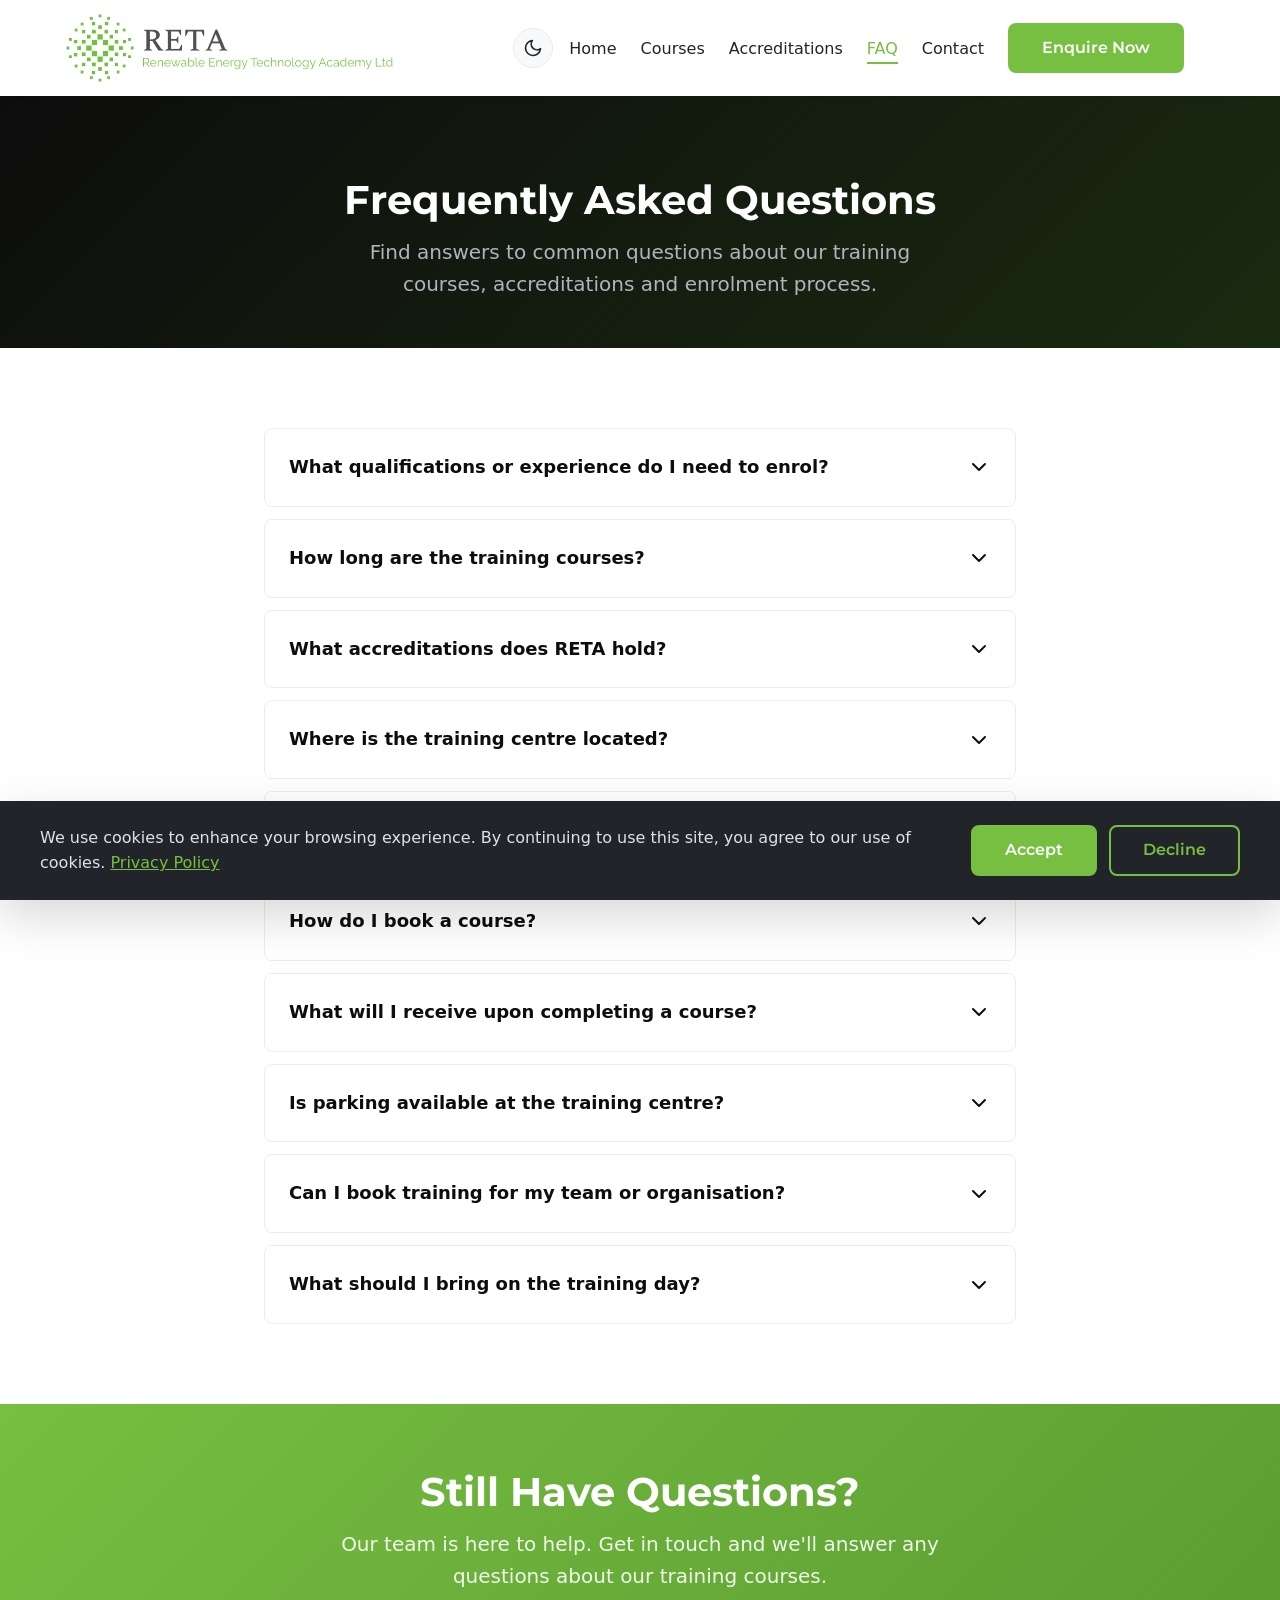
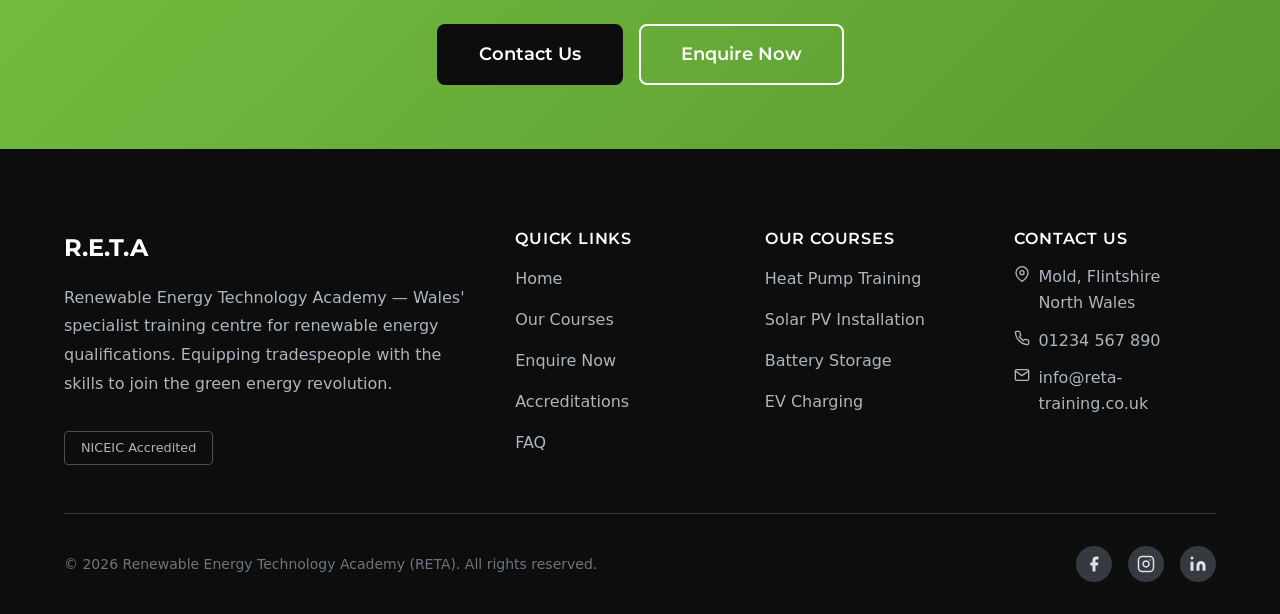
<file: faq.html>
<!DOCTYPE html>
<html lang="en">
<head>
  <meta charset="UTF-8">
  <meta name="viewport" content="width=device-width, initial-scale=1.0">
  <link rel="icon" type="image/png" sizes="32x32" href="favicon-32x32.png">
  <link rel="icon" type="image/png" sizes="16x16" href="favicon-16x16.png">
  <title>FAQ — RETA | Renewable Energy Technology Academy</title>
  <link rel="canonical" href="https://www.reta-training.co.uk/faq.html">
  <meta name="description" content="Got questions about RETA's renewable energy courses? Find answers on entry requirements, course durations, certification, funding and how to book your place.">

  <meta property="og:title" content="FAQ — RETA">
  <meta property="og:description" content="Frequently asked questions about our renewable energy training courses in Mold, Wales.">
  <meta property="og:type" content="website">
  <meta property="og:locale" content="en_GB">

  <link rel="preconnect" href="https://fonts.googleapis.com">
  <link rel="preconnect" href="https://fonts.gstatic.com" crossorigin>
  <link href="https://fonts.googleapis.com/css2?family=Montserrat:wght@500;600;700&display=swap" rel="stylesheet">

  <link rel="stylesheet" href="css/reset.css">
  <link rel="stylesheet" href="css/variables.css">
  <link rel="stylesheet" href="css/layout.css">
  <link rel="stylesheet" href="css/components.css">
  <script>(function(){var t=localStorage.getItem('reta-theme');if(t)document.documentElement.setAttribute('data-theme',t);else if(window.matchMedia&&window.matchMedia('(prefers-color-scheme:dark)').matches)document.documentElement.setAttribute('data-theme','dark');})()</script>

  <script type="application/ld+json">
  {
    "@context": "https://schema.org",
    "@type": "FAQPage",
    "mainEntity": [
      {
        "@type": "Question",
        "name": "What qualifications or experience do I need to enrol?",
        "acceptedAnswer": {
          "@type": "Answer",
          "text": "Entry requirements vary by course. Most of our courses require relevant trade experience (e.g. electrical, plumbing, or heating background). Specific prerequisites are listed on each course page. If you're unsure whether you qualify, get in touch and we'll advise you."
        }
      },
      {
        "@type": "Question",
        "name": "How long are the training courses?",
        "acceptedAnswer": {
          "@type": "Answer",
          "text": "Course duration varies from 1 to 5 days depending on the qualification. EV Charging is typically 1–2 days, Battery Storage is 2 days, Solar PV is 3 days, and Heat Pump training is 3–5 days."
        }
      },
      {
        "@type": "Question",
        "name": "What accreditations does RETA hold?",
        "acceptedAnswer": {
          "@type": "Answer",
          "text": "RETA is a NICEIC accredited training centre. Our courses lead to industry-recognised qualifications that support your applications to competent person schemes and MCS certification."
        }
      },
      {
        "@type": "Question",
        "name": "Where is the training centre located?",
        "acceptedAnswer": {
          "@type": "Answer",
          "text": "Our training centre is located in Mold, Flintshire, North Wales. We're easily accessible for trainees from across Wales and the North West of England."
        }
      },
      {
        "@type": "Question",
        "name": "Do you offer funded training?",
        "acceptedAnswer": {
          "@type": "Answer",
          "text": "Funding availability changes regularly. Please contact us to discuss current funding options that may be available for your chosen course."
        }
      },
      {
        "@type": "Question",
        "name": "How do I book a course?",
        "acceptedAnswer": {
          "@type": "Answer",
          "text": "You can submit an enquiry through our website and our team will get back to you to discuss availability and confirm your booking. Alternatively, you can call or email us directly."
        }
      }
    ]
  }
  </script>
</head>
<body>
  <a href="#main" class="skip-link">Skip to main content</a>

  <!-- Header -->
  <header class="header" role="banner">
    <div class="header__inner">
      <a href="index.html" class="header__logo" aria-label="RETA — Home">
        <picture>
          <source srcset="logo.webp" type="image/webp">
          <img src="logo.png" alt="RETA — Renewable Energy Technology Academy Ltd" class="header__logo-img">
        </picture>
      </a>
      <button class="theme-toggle" aria-label="Switch to dark mode" type="button">
            <svg class="theme-toggle__icon--sun" xmlns="http://www.w3.org/2000/svg" width="20" height="20" viewBox="0 0 24 24" fill="none" stroke="currentColor" stroke-width="2" stroke-linecap="round" stroke-linejoin="round"><circle cx="12" cy="12" r="5"/><line x1="12" y1="1" x2="12" y2="3"/><line x1="12" y1="21" x2="12" y2="23"/><line x1="4.22" y1="4.22" x2="5.64" y2="5.64"/><line x1="18.36" y1="18.36" x2="19.78" y2="19.78"/><line x1="1" y1="12" x2="3" y2="12"/><line x1="21" y1="12" x2="23" y2="12"/><line x1="4.22" y1="19.78" x2="5.64" y2="18.36"/><line x1="18.36" y1="5.64" x2="19.78" y2="4.22"/></svg>
            <svg class="theme-toggle__icon--moon" xmlns="http://www.w3.org/2000/svg" width="20" height="20" viewBox="0 0 24 24" fill="none" stroke="currentColor" stroke-width="2" stroke-linecap="round" stroke-linejoin="round"><path d="M21 12.79A9 9 0 1 1 11.21 3 7 7 0 0 0 21 12.79z"/></svg>
          </button>

      <nav class="nav" role="navigation" aria-label="Main navigation">
        <button class="nav__toggle" aria-label="Toggle navigation menu" aria-expanded="false">
          <span></span><span></span><span></span>
        </button>
        <ul class="nav__list">
          <li><a href="index.html" class="nav__link">Home</a></li>
          <li><a href="courses.html" class="nav__link">Courses</a></li>
          <li><a href="accreditations.html" class="nav__link">Accreditations</a></li>
          <li><a href="faq.html" class="nav__link">FAQ</a></li>
          <li><a href="contact.html" class="nav__link">Contact</a></li>
          <li><a href="enquire.html" class="nav__link nav__cta btn btn--primary">Enquire Now</a></li>
        </ul>
        <div class="nav__overlay" aria-hidden="true"></div>
      </nav>
    </div>
  </header>

  <main id="main">

    <!-- Page Header -->
    <section class="page-header">
      <div class="container">
        <h1 class="page-header__title">Frequently Asked Questions</h1>
        <p class="page-header__text">Find answers to common questions about our training courses, accreditations and enrolment process.</p>
      </div>
    </section>

    <!-- FAQ Accordion -->
    <section class="section">
      <div class="container container--narrow">
        <div class="accordion" role="list">

          <!-- Q1 -->
          <div class="accordion__item" role="listitem">
            <button class="accordion__trigger" aria-expanded="false">
              What qualifications or experience do I need to enrol?
              <svg class="accordion__icon" viewBox="0 0 24 24" fill="none" stroke="currentColor" stroke-width="2" stroke-linecap="round" stroke-linejoin="round"><polyline points="6 9 12 15 18 9"/></svg>
            </button>
            <div class="accordion__content">
              <div class="accordion__body">
                <p>Entry requirements vary by course. Most of our courses require relevant trade experience — for example, an electrical, plumbing, or heating engineering background. Specific prerequisites are listed on each course description.</p>
                <p style="margin-top: var(--space-3);">If you're unsure whether you meet the entry requirements, <a href="enquire.html" style="color: var(--color-primary); text-decoration: underline;">get in touch</a> and our team will be happy to advise you on the best training path.</p>
              </div>
            </div>
          </div>

          <!-- Q2 -->
          <div class="accordion__item" role="listitem">
            <button class="accordion__trigger" aria-expanded="false">
              How long are the training courses?
              <svg class="accordion__icon" viewBox="0 0 24 24" fill="none" stroke="currentColor" stroke-width="2" stroke-linecap="round" stroke-linejoin="round"><polyline points="6 9 12 15 18 9"/></svg>
            </button>
            <div class="accordion__content">
              <div class="accordion__body">
                <p>Course duration varies depending on the qualification:</p>
                <ul style="margin-top: var(--space-3); padding-left: var(--space-5); list-style: disc;">
                  <li><strong>EV Charging Installation:</strong> 1–2 days</li>
                  <li><strong>Battery Storage:</strong> 2 days</li>
                  <li><strong>Solar PV Installation:</strong> 3 days</li>
                  <li><strong>Heat Pump Training:</strong> 3–5 days</li>
                </ul>
                <p style="margin-top: var(--space-3);">All courses include both theoretical and practical hands-on training.</p>
              </div>
            </div>
          </div>

          <!-- Q3 -->
          <div class="accordion__item" role="listitem">
            <button class="accordion__trigger" aria-expanded="false">
              What accreditations does RETA hold?
              <svg class="accordion__icon" viewBox="0 0 24 24" fill="none" stroke="currentColor" stroke-width="2" stroke-linecap="round" stroke-linejoin="round"><polyline points="6 9 12 15 18 9"/></svg>
            </button>
            <div class="accordion__content">
              <div class="accordion__body">
                <p>RETA is a <strong>NICEIC accredited</strong> training centre. Our courses lead to industry-recognised qualifications that support your applications to competent person schemes and MCS (Microgeneration Certification Scheme) certification.</p>
                <p style="margin-top: var(--space-3);">For full details, visit our <a href="accreditations.html" style="color: var(--color-primary); text-decoration: underline;">Accreditations page</a>.</p>
              </div>
            </div>
          </div>

          <!-- Q4 -->
          <div class="accordion__item" role="listitem">
            <button class="accordion__trigger" aria-expanded="false">
              Where is the training centre located?
              <svg class="accordion__icon" viewBox="0 0 24 24" fill="none" stroke="currentColor" stroke-width="2" stroke-linecap="round" stroke-linejoin="round"><polyline points="6 9 12 15 18 9"/></svg>
            </button>
            <div class="accordion__content">
              <div class="accordion__body">
                <p>Our training centre is located in <strong>Mold, Flintshire, North Wales</strong>. We're easily accessible for trainees from across Wales and the North West of England, with good road links via the A55 and A494.</p>
                <p style="margin-top: var(--space-3);">Visit our <a href="contact.html" style="color: var(--color-primary); text-decoration: underline;">Contact page</a> for directions and a map.</p>
              </div>
            </div>
          </div>

          <!-- Q5 -->
          <div class="accordion__item" role="listitem">
            <button class="accordion__trigger" aria-expanded="false">
              Do you offer funded training?
              <svg class="accordion__icon" viewBox="0 0 24 24" fill="none" stroke="currentColor" stroke-width="2" stroke-linecap="round" stroke-linejoin="round"><polyline points="6 9 12 15 18 9"/></svg>
            </button>
            <div class="accordion__content">
              <div class="accordion__body">
                <p>Funding availability changes regularly depending on government schemes and regional initiatives. We work to make training as accessible as possible and will always let you know about any current funding options.</p>
                <p style="margin-top: var(--space-3);"><a href="enquire.html" style="color: var(--color-primary); text-decoration: underline;">Contact us</a> to discuss current funding options that may be available for your chosen course.</p>
              </div>
            </div>
          </div>

          <!-- Q6 -->
          <div class="accordion__item" role="listitem">
            <button class="accordion__trigger" aria-expanded="false">
              How do I book a course?
              <svg class="accordion__icon" viewBox="0 0 24 24" fill="none" stroke="currentColor" stroke-width="2" stroke-linecap="round" stroke-linejoin="round"><polyline points="6 9 12 15 18 9"/></svg>
            </button>
            <div class="accordion__content">
              <div class="accordion__body">
                <p>Booking is simple:</p>
                <ol style="margin-top: var(--space-3); padding-left: var(--space-5);">
                  <li><strong>Browse</strong> our <a href="courses.html" style="color: var(--color-primary); text-decoration: underline;">courses page</a> to find the right training for you</li>
                  <li><strong>Submit an enquiry</strong> via our <a href="enquire.html" style="color: var(--color-primary); text-decoration: underline;">enquiry form</a></li>
                  <li><strong>Our team will get back to you</strong> to discuss availability, prerequisites and confirm your booking</li>
                </ol>
                <p style="margin-top: var(--space-3);">Alternatively, call us on <a href="tel:+441234567890" style="color: var(--color-primary); text-decoration: underline;">01234 567 890</a> or email <a href="mailto:info@reta-training.co.uk" style="color: var(--color-primary); text-decoration: underline;">info@reta-training.co.uk</a>.</p>
              </div>
            </div>
          </div>

          <!-- Q7 -->
          <div class="accordion__item" role="listitem">
            <button class="accordion__trigger" aria-expanded="false">
              What will I receive upon completing a course?
              <svg class="accordion__icon" viewBox="0 0 24 24" fill="none" stroke="currentColor" stroke-width="2" stroke-linecap="round" stroke-linejoin="round"><polyline points="6 9 12 15 18 9"/></svg>
            </button>
            <div class="accordion__content">
              <div class="accordion__body">
                <p>Upon successful completion of your course, you will receive an industry-recognised qualification certificate. This can be used to support applications to competent person schemes, MCS registration, and demonstrate your competency to clients and employers.</p>
              </div>
            </div>
          </div>

          <!-- Q8 -->
          <div class="accordion__item" role="listitem">
            <button class="accordion__trigger" aria-expanded="false">
              Is parking available at the training centre?
              <svg class="accordion__icon" viewBox="0 0 24 24" fill="none" stroke="currentColor" stroke-width="2" stroke-linecap="round" stroke-linejoin="round"><polyline points="6 9 12 15 18 9"/></svg>
            </button>
            <div class="accordion__content">
              <div class="accordion__body">
                <p>Yes, free parking is available for all trainees at our Mold training centre. Details of parking arrangements will be provided in your booking confirmation.</p>
              </div>
            </div>
          </div>

          <!-- Q9 -->
          <div class="accordion__item" role="listitem">
            <button class="accordion__trigger" aria-expanded="false">
              Can I book training for my team or organisation?
              <svg class="accordion__icon" viewBox="0 0 24 24" fill="none" stroke="currentColor" stroke-width="2" stroke-linecap="round" stroke-linejoin="round"><polyline points="6 9 12 15 18 9"/></svg>
            </button>
            <div class="accordion__content">
              <div class="accordion__body">
                <p>Absolutely. We offer group bookings and can tailor training programmes to meet your organisation's specific needs. We can also arrange on-site training for larger groups.</p>
                <p style="margin-top: var(--space-3);"><a href="enquire.html" style="color: var(--color-primary); text-decoration: underline;">Submit an enquiry</a> with details of your requirements and we'll put together a bespoke training plan for your team.</p>
              </div>
            </div>
          </div>

          <!-- Q10 -->
          <div class="accordion__item" role="listitem">
            <button class="accordion__trigger" aria-expanded="false">
              What should I bring on the training day?
              <svg class="accordion__icon" viewBox="0 0 24 24" fill="none" stroke="currentColor" stroke-width="2" stroke-linecap="round" stroke-linejoin="round"><polyline points="6 9 12 15 18 9"/></svg>
            </button>
            <div class="accordion__content">
              <div class="accordion__body">
                <p>You should bring:</p>
                <ul style="margin-top: var(--space-3); padding-left: var(--space-5); list-style: disc;">
                  <li>Photo ID (driving licence or passport)</li>
                  <li>Any relevant qualification certificates (if required for your course)</li>
                  <li>Appropriate workwear and safety footwear for practical sessions</li>
                  <li>Note-taking materials</li>
                </ul>
                <p style="margin-top: var(--space-3);">Full details and any course-specific requirements will be included in your booking confirmation email.</p>
              </div>
            </div>
          </div>

        </div>
      </div>
    </section>

    <!-- CTA -->
    <section class="cta-banner" aria-label="Call to action">
      <div class="container">
        <h2 class="cta-banner__title">Still Have Questions?</h2>
        <p class="cta-banner__text">Our team is here to help. Get in touch and we'll answer any questions about our training courses.</p>
        <div class="cta-banner__actions">
          <a href="contact.html" class="btn btn--dark btn--lg">Contact Us</a>
          <a href="enquire.html" class="btn btn--secondary btn--lg">Enquire Now</a>
        </div>
      </div>
    </section>

  </main>

  <!-- Footer -->
  <footer class="footer" role="contentinfo">
    <div class="container">
      <div class="footer__inner">
        <div class="footer__brand">
          <div class="footer__logo">R.E.T.A</div>
          <p class="footer__description">Renewable Energy Technology Academy — Wales' specialist training centre for renewable energy qualifications. Equipping tradespeople with the skills to join the green energy revolution.</p>
          <div class="footer__accreditation">
            <div style="padding: 6px 16px; border: 1px solid #495057; border-radius: 4px; font-size: 0.8rem; color: #adb5bd;">NICEIC Accredited</div>
          </div>
        </div>
        <div>
          <h3 class="footer__heading">Quick Links</h3>
          <ul class="footer__links">
            <li><a href="index.html" class="footer__link">Home</a></li>
            <li><a href="courses.html" class="footer__link">Our Courses</a></li>
            <li><a href="enquire.html" class="footer__link">Enquire Now</a></li>
            <li><a href="accreditations.html" class="footer__link">Accreditations</a></li>
            <li><a href="faq.html" class="footer__link">FAQ</a></li>
          </ul>
        </div>
        <div>
          <h3 class="footer__heading">Our Courses</h3>
          <ul class="footer__links">
            <li><a href="courses.html#heat-pumps" class="footer__link">Heat Pump Training</a></li>
            <li><a href="courses.html#solar-pv" class="footer__link">Solar PV Installation</a></li>
            <li><a href="courses.html#battery-storage" class="footer__link">Battery Storage</a></li>
            <li><a href="courses.html#ev-charging" class="footer__link">EV Charging</a></li>
          </ul>
        </div>
        <div>
          <h3 class="footer__heading">Contact Us</h3>
          <div class="footer__contact-item">
            <svg width="16" height="16" viewBox="0 0 24 24" fill="none" stroke="currentColor" stroke-width="2" stroke-linecap="round" stroke-linejoin="round"><path d="M21 10c0 7-9 13-9 13s-9-6-9-13a9 9 0 0 1 18 0z"/><circle cx="12" cy="10" r="3"/></svg>
            <span>Mold, Flintshire<br>North Wales</span>
          </div>
          <div class="footer__contact-item">
            <svg width="16" height="16" viewBox="0 0 24 24" fill="none" stroke="currentColor" stroke-width="2" stroke-linecap="round" stroke-linejoin="round"><path d="M22 16.92v3a2 2 0 0 1-2.18 2 19.79 19.79 0 0 1-8.63-3.07 19.5 19.5 0 0 1-6-6 19.79 19.79 0 0 1-3.07-8.67A2 2 0 0 1 4.11 2h3a2 2 0 0 1 2 1.72 12.84 12.84 0 0 0 .7 2.81 2 2 0 0 1-.45 2.11L8.09 9.91a16 16 0 0 0 6 6l1.27-1.27a2 2 0 0 1 2.11-.45 12.84 12.84 0 0 0 2.81.7A2 2 0 0 1 22 16.92z"/></svg>
            <a href="tel:+441234567890">01234 567 890</a>
          </div>
          <div class="footer__contact-item">
            <svg width="16" height="16" viewBox="0 0 24 24" fill="none" stroke="currentColor" stroke-width="2" stroke-linecap="round" stroke-linejoin="round"><path d="M4 4h16c1.1 0 2 .9 2 2v12c0 1.1-.9 2-2 2H4c-1.1 0-2-.9-2-2V6c0-1.1.9-2 2-2z"/><polyline points="22,6 12,13 2,6"/></svg>
            <a href="mailto:info@reta-training.co.uk">info@reta-training.co.uk</a>
          </div>
        </div>
      </div>
      <div class="footer__bottom">
        <p class="footer__copyright">&copy; 2026 Renewable Energy Technology Academy (RETA). All rights reserved.</p>
        <div class="footer__socials">
          <a href="#" class="footer__social-link" aria-label="Facebook">
            <svg width="18" height="18" viewBox="0 0 24 24" fill="currentColor"><path d="M18 2h-3a5 5 0 0 0-5 5v3H7v4h3v8h4v-8h3l1-4h-4V7a1 1 0 0 1 1-1h3z"/></svg>
          </a>
          <a href="#" class="footer__social-link" aria-label="Instagram">
            <svg width="18" height="18" viewBox="0 0 24 24" fill="none" stroke="currentColor" stroke-width="2" stroke-linecap="round" stroke-linejoin="round"><rect x="2" y="2" width="20" height="20" rx="5" ry="5"/><path d="M16 11.37A4 4 0 1 1 12.63 8 4 4 0 0 1 16 11.37z"/><line x1="17.5" y1="6.5" x2="17.51" y2="6.5"/></svg>
          </a>
          <a href="#" class="footer__social-link" aria-label="LinkedIn">
            <svg width="18" height="18" viewBox="0 0 24 24" fill="currentColor"><path d="M16 8a6 6 0 0 1 6 6v7h-4v-7a2 2 0 0 0-2-2 2 2 0 0 0-2 2v7h-4v-7a6 6 0 0 1 6-6z"/><rect x="2" y="9" width="4" height="12"/><circle cx="4" cy="4" r="2"/></svg>
          </a>
        </div>
      </div>
    </div>
  </footer>

  <div class="cookie-banner" role="dialog" aria-label="Cookie consent">
    <div class="cookie-banner__inner">
      <p class="cookie-banner__text">We use cookies to enhance your browsing experience. By continuing to use this site, you agree to our use of cookies. <a href="#">Privacy Policy</a></p>
      <div class="cookie-banner__actions">
        <button class="btn btn--primary" data-cookie-accept>Accept</button>
        <button class="btn btn--outline" data-cookie-decline>Decline</button>
      </div>
    </div>
  </div>

  <!-- Back to Top -->
  <button class="back-to-top" aria-label="Back to top">
    <svg xmlns="http://www.w3.org/2000/svg" viewBox="0 0 24 24" fill="none" stroke="currentColor" stroke-width="2.5" stroke-linecap="round" stroke-linejoin="round"><polyline points="18 15 12 9 6 15"/></svg>
  </button>

  <script src="js/nav.js"></script>
  <script src="js/faq.js"></script>
  <script src="js/cookie.js"></script>
  <script src="js/theme.js"></script>
  <script src="js/backtotop.js"></script>
</body>
</file>
<file: css/variables.css>
/* ========================================
   RETA Brand Design Tokens
   ======================================== */

:root {
  /* Brand Palette */
  --color-primary: #76BF41;
  --color-primary-dark: #5a9a30;
  --color-accent: #0DF205;
  --color-highlight: #F2E205;
  --color-olive: #736B02;
  --color-black: #0D0D0D;

  /* Neutrals */
  --color-white: #FFFFFF;
  --color-grey-50: #F8F9FA;
  --color-grey-100: #F1F3F5;
  --color-grey-200: #E9ECEF;
  --color-grey-300: #DEE2E6;
  --color-grey-400: #ADB5BD;
  --color-grey-500: #6C757D;
  --color-grey-600: #495057;
  --color-grey-700: #343A40;
  --color-grey-800: #212529;

  /* Semantic */
  --color-success: #76BF41;
  --color-error: #DC3545;
  --color-warning: #F2E205;

  /* Typography */
  --font-heading: 'Montserrat', system-ui, -apple-system, 'Segoe UI', sans-serif;
  --font-body: system-ui, -apple-system, 'Segoe UI', Roboto, 'Helvetica Neue', Arial, sans-serif;

  --fs-xs: clamp(0.75rem, 0.7rem + 0.25vw, 0.875rem);
  --fs-sm: clamp(0.875rem, 0.8rem + 0.35vw, 1rem);
  --fs-base: clamp(1rem, 0.95rem + 0.25vw, 1.125rem);
  --fs-md: clamp(1.125rem, 1rem + 0.5vw, 1.25rem);
  --fs-lg: clamp(1.25rem, 1.1rem + 0.75vw, 1.5rem);
  --fs-xl: clamp(1.5rem, 1.2rem + 1.5vw, 2rem);
  --fs-2xl: clamp(1.875rem, 1.4rem + 2.4vw, 2.5rem);
  --fs-3xl: clamp(2.25rem, 1.6rem + 3.2vw, 3.25rem);

  --fw-regular: 400;
  --fw-medium: 500;
  --fw-semibold: 600;
  --fw-bold: 700;

  --lh-tight: 1.2;
  --lh-normal: 1.6;
  --lh-loose: 1.8;

  /* Spacing (8px base) */
  --space-1: 0.25rem;   /* 4px */
  --space-2: 0.5rem;    /* 8px */
  --space-3: 0.75rem;   /* 12px */
  --space-4: 1rem;      /* 16px */
  --space-5: 1.5rem;    /* 24px */
  --space-6: 2rem;      /* 32px */
  --space-7: 2.5rem;    /* 40px */
  --space-8: 3rem;      /* 48px */
  --space-9: 4rem;      /* 64px */
  --space-10: 5rem;     /* 80px */
  --space-11: 6rem;     /* 96px */
  --space-12: 8rem;     /* 128px */

  /* Layout */
  --max-width: 1200px;
  --max-width-narrow: 800px;
  --header-height: 96px;
  --border-radius-sm: 4px;
  --border-radius: 8px;
  --border-radius-lg: 12px;
  --border-radius-xl: 16px;
  --border-radius-full: 9999px;

  /* Shadows */
  --shadow-sm: 0 1px 2px rgba(0, 0, 0, 0.06);
  --shadow: 0 2px 8px rgba(0, 0, 0, 0.08);
  --shadow-md: 0 4px 16px rgba(0, 0, 0, 0.1);
  --shadow-lg: 0 8px 32px rgba(0, 0, 0, 0.12);
  --shadow-xl: 0 16px 48px rgba(0, 0, 0, 0.16);

  /* Transitions */
  --transition-fast: 150ms ease;
  --transition: 250ms ease;
  --transition-slow: 400ms ease;

  /* Theme-aware semantic tokens (light mode defaults) */
  --bg-body: var(--color-white);
  --bg-surface: var(--color-white);
  --bg-surface-raised: var(--color-grey-50);
  --bg-header: var(--color-white);
  --bg-footer: var(--color-black);
  --bg-input: var(--color-white);

  --text-primary: var(--color-grey-800);
  --text-secondary: var(--color-grey-500);
  --text-heading: var(--color-black);
  --text-on-dark: var(--color-grey-300);

  --border-color: var(--color-grey-200);
  --border-color-input: var(--color-grey-300);

  --card-bg: var(--color-white);
  --card-shadow: var(--shadow);
  --card-shadow-hover: var(--shadow-lg);
}

/* ========================================
   Dark Theme
   ======================================== */
[data-theme="dark"] {
  --bg-body: #111111;
  --bg-surface: #1a1a1a;
  --bg-surface-raised: #222222;
  --bg-header: #1a1a1a;
  --bg-footer: #111111;
  --bg-input: #222222;

  --text-primary: #E0E0E0;
  --text-secondary: #999999;
  --text-heading: #F5F5F5;
  --text-on-dark: #BBBBBB;

  --border-color: #333333;
  --border-color-input: #444444;

  --card-bg: #1e1e1e;
  --card-shadow: 0 2px 8px rgba(0, 0, 0, 0.3);
  --card-shadow-hover: 0 8px 32px rgba(0, 0, 0, 0.4);

  --color-grey-50: #1a1a1a;
  --color-grey-100: #222222;
  --color-grey-200: #333333;
  --color-grey-300: #444444;
  --color-grey-400: #888888;
  --color-grey-500: #999999;
  --color-grey-600: #BBBBBB;
  --color-grey-700: #DDDDDD;
  --color-grey-800: #E0E0E0;

  --shadow-sm: 0 1px 2px rgba(0, 0, 0, 0.3);
  --shadow: 0 2px 8px rgba(0, 0, 0, 0.3);
  --shadow-md: 0 4px 16px rgba(0, 0, 0, 0.35);
  --shadow-lg: 0 8px 32px rgba(0, 0, 0, 0.4);
  --shadow-xl: 0 16px 48px rgba(0, 0, 0, 0.5);
}
</file>
<file: css/layout.css>
/* ========================================
   Layout: Header, Footer, Grid, Responsive
   ======================================== */

/* --- Base --- */
body {
  font-family: var(--font-body);
  font-size: var(--fs-base);
  color: var(--text-primary);
  background-color: var(--bg-body);
  line-height: var(--lh-normal);
  transition: background-color var(--transition), color var(--transition);
}

h1, h2, h3, h4, h5, h6 {
  font-family: var(--font-heading);
  font-weight: var(--fw-bold);
  line-height: var(--lh-tight);
  color: var(--text-heading);
}

/* --- Visually Hidden (SR Only) --- */
.sr-only {
  position: absolute;
  width: 1px;
  height: 1px;
  padding: 0;
  margin: -1px;
  overflow: hidden;
  clip: rect(0, 0, 0, 0);
  white-space: nowrap;
  border: 0;
}

/* --- Skip to Content --- */
.skip-link {
  position: absolute;
  top: -100%;
  left: var(--space-4);
  background: var(--color-primary);
  color: var(--color-white);
  padding: var(--space-2) var(--space-4);
  border-radius: var(--border-radius);
  z-index: 1000;
  font-weight: var(--fw-semibold);
}

.skip-link:focus {
  top: var(--space-2);
}

/* --- Container --- */
.container {
  width: 100%;
  max-width: var(--max-width);
  margin: 0 auto;
  padding: 0 var(--space-5);
}

.container--narrow {
  max-width: var(--max-width-narrow);
}

/* --- Theme Toggle --- */
.theme-toggle {
  display: flex;
  align-items: center;
  justify-content: center;
  width: 40px;
  height: 40px;
  border-radius: var(--border-radius-full);
  background: var(--bg-surface-raised);
  border: 1px solid var(--border-color);
  cursor: pointer;
  transition: background var(--transition-fast), border-color var(--transition-fast), transform var(--transition-fast);
  flex-shrink: 0;
  margin-left: auto;
}

.theme-toggle:hover {
  background: var(--color-primary);
  border-color: var(--color-primary);
  transform: scale(1.05);
}

.theme-toggle:hover svg {
  stroke: var(--color-white);
}

.theme-toggle svg {
  width: 20px;
  height: 20px;
  stroke: var(--text-primary);
  transition: stroke var(--transition-fast);
}

.theme-toggle__icon--sun {
  display: none;
}

[data-theme="dark"] .theme-toggle__icon--sun {
  display: block;
}

[data-theme="dark"] .theme-toggle__icon--moon {
  display: none;
}

/* --- Header --- */
.header {
  position: sticky;
  top: 0;
  z-index: 100;
  background: var(--bg-header);
  box-shadow: var(--shadow-sm);
  transition: background-color var(--transition), box-shadow var(--transition);
  height: var(--header-height);
  display: flex;
  align-items: center;
}

.header.scrolled {
  box-shadow: var(--shadow-md);
}

.header__inner {
  display: flex;
  align-items: center;
  justify-content: space-between;
  gap: var(--space-4);
  width: 100%;
  max-width: var(--max-width);
  margin: 0 auto;
  padding: 0 var(--space-5);
}

.header__logo {
  display: flex;
  align-items: center;
  text-decoration: none;
  flex-shrink: 0;
  transition: opacity var(--transition-fast);
}

.header__logo:hover {
  opacity: 0.85;
}

.header__logo-img {
  height: 72px;
  width: auto;
  display: block;
}

/* --- Nav --- */
.nav {
  display: flex;
  align-items: center;
  gap: var(--space-6);
}

.nav__list {
  display: flex;
  align-items: center;
  gap: var(--space-5);
}

.nav__link {
  font-size: var(--fs-sm);
  font-weight: var(--fw-medium);
  color: var(--text-primary);
  transition: color var(--transition-fast);
  position: relative;
  padding: var(--space-1) 0;
}

.nav__link::after {
  content: '';
  position: absolute;
  bottom: -2px;
  left: 0;
  width: 0;
  height: 2px;
  background: var(--color-primary);
  transition: width var(--transition);
}

.nav__link:hover,
.nav__link.active {
  color: var(--color-primary);
}

.nav__link:hover::after,
.nav__link.active::after {
  width: 100%;
}

/* --- Mobile Nav Toggle --- */
.nav__toggle {
  display: none;
  flex-direction: column;
  gap: 5px;
  padding: var(--space-2);
  z-index: 110;
}

.nav__toggle span {
  display: block;
  width: 24px;
  height: 2px;
  background: var(--text-heading);
  transition: transform var(--transition), opacity var(--transition);
}

.nav__toggle.active span:nth-child(1) {
  transform: translateY(7px) rotate(45deg);
}

.nav__toggle.active span:nth-child(2) {
  opacity: 0;
}

.nav__toggle.active span:nth-child(3) {
  transform: translateY(-7px) rotate(-45deg);
}

/* --- Section --- */
.section {
  padding: var(--space-10) 0;
}

.section--grey {
  background: var(--bg-surface-raised);
}

.section--dark {
  background: var(--color-black);
  color: var(--color-white);
}

.section--dark h2,
.section--dark h3 {
  color: var(--color-white);
}

.section__header {
  text-align: center;
  margin-bottom: var(--space-8);
}

.section__title {
  font-size: var(--fs-2xl);
  margin-bottom: var(--space-3);
}

.section__subtitle {
  font-size: var(--fs-md);
  color: var(--text-secondary);
  max-width: 600px;
  margin: 0 auto;
}

/* --- Grid System --- */
.grid {
  display: grid;
  gap: var(--space-6);
}

.grid--2 {
  grid-template-columns: repeat(2, 1fr);
}

.grid--3 {
  grid-template-columns: repeat(3, 1fr);
}

.grid--4 {
  grid-template-columns: repeat(4, 1fr);
}

/* --- Back to Top --- */
.back-to-top {
  position: fixed;
  bottom: var(--space-6);
  right: var(--space-6);
  z-index: 90;
  width: 44px;
  height: 44px;
  border-radius: var(--border-radius-full);
  background: var(--color-primary);
  color: var(--color-white);
  border: none;
  cursor: pointer;
  display: flex;
  align-items: center;
  justify-content: center;
  box-shadow: var(--shadow-md);
  opacity: 0;
  visibility: hidden;
  transform: translateY(12px);
  transition: opacity var(--transition), visibility var(--transition), transform var(--transition), background var(--transition-fast);
}

.back-to-top.visible {
  opacity: 1;
  visibility: visible;
  transform: translateY(0);
}

.back-to-top:hover {
  background: var(--color-primary-dark);
  box-shadow: var(--shadow-lg);
  transform: translateY(-2px);
}

.back-to-top svg {
  width: 20px;
  height: 20px;
  stroke: currentColor;
}

/* --- Footer --- */
.footer {
  background: var(--bg-footer);
  color: var(--color-grey-300);
  padding: var(--space-10) 0 var(--space-6);
}

.footer__inner {
  display: grid;
  grid-template-columns: 2fr 1fr 1fr 1fr;
  gap: var(--space-8);
}

.footer__brand {
  display: flex;
  flex-direction: column;
  gap: var(--space-4);
}

.footer__logo {
  font-family: var(--font-heading);
  font-size: var(--fs-lg);
  font-weight: var(--fw-bold);
  color: var(--color-white);
}

.footer__description {
  font-size: var(--fs-sm);
  line-height: var(--lh-loose);
  color: var(--color-grey-400);
}

.footer__heading {
  font-family: var(--font-heading);
  font-size: var(--fs-sm);
  font-weight: var(--fw-semibold);
  color: var(--color-white);
  margin-bottom: var(--space-4);
  text-transform: uppercase;
  letter-spacing: 0.05em;
}

.footer__links {
  display: flex;
  flex-direction: column;
  gap: var(--space-3);
}

.footer__link {
  font-size: var(--fs-sm);
  color: var(--color-grey-400);
  transition: color var(--transition-fast);
}

.footer__link:hover {
  color: var(--color-primary);
}

.footer__contact-item {
  display: flex;
  align-items: flex-start;
  gap: var(--space-2);
  font-size: var(--fs-sm);
  color: var(--color-grey-400);
  margin-bottom: var(--space-3);
}

.footer__contact-item svg {
  flex-shrink: 0;
  margin-top: 2px;
}

.footer__bottom {
  margin-top: var(--space-8);
  padding-top: var(--space-6);
  border-top: 1px solid var(--color-grey-700);
  display: flex;
  align-items: center;
  justify-content: space-between;
  flex-wrap: wrap;
  gap: var(--space-4);
}

.footer__copyright {
  font-size: var(--fs-xs);
  color: var(--color-grey-500);
}

.footer__socials {
  display: flex;
  gap: var(--space-4);
}

.footer__social-link {
  display: flex;
  align-items: center;
  justify-content: center;
  width: 36px;
  height: 36px;
  border-radius: var(--border-radius-full);
  background: var(--color-grey-700);
  color: var(--color-grey-300);
  transition: background var(--transition-fast), color var(--transition-fast);
}

.footer__social-link:hover {
  background: var(--color-primary);
  color: var(--color-white);
}

.footer__accreditation {
  display: flex;
  align-items: center;
  gap: var(--space-3);
  margin-top: var(--space-4);
}

.footer__accreditation img {
  height: 40px;
  width: auto;
}

/* ========================================
   Responsive
   ======================================== */

@media (max-width: 992px) {
  .grid--4 {
    grid-template-columns: repeat(2, 1fr);
  }

  .grid--3 {
    grid-template-columns: repeat(2, 1fr);
  }

  .footer__inner {
    grid-template-columns: 1fr 1fr;
  }
}

@media (max-width: 768px) {
  .nav__toggle {
    display: flex;
  }

  .nav__list {
    position: fixed;
    top: 0;
    right: -100%;
    width: 280px;
    height: 100vh;
    flex-direction: column;
    align-items: flex-start;
    gap: 0;
    background: var(--bg-header);
    padding: calc(var(--header-height) + var(--space-5)) var(--space-6) var(--space-6);
    box-shadow: var(--shadow-xl);
    transition: right var(--transition);
    overflow-y: auto;
    z-index: 95;
  }

  .nav__list.open {
    right: 0;
  }

  .nav__link {
    font-size: var(--fs-base);
    padding: var(--space-3) 0;
    width: 100%;
    border-bottom: 1px solid var(--border-color);
  }

  .nav__cta {
    margin-top: var(--space-4);
    width: 100%;
    text-align: center;
  }

  .nav__overlay {
    display: none;
    position: fixed;
    top: 0;
    left: 0;
    width: 100%;
    height: 100%;
    background: rgba(0, 0, 0, 0.5);
    z-index: 90;
  }

  .nav__overlay.active {
    display: block;
  }

  .grid--2,
  .grid--3,
  .grid--4 {
    grid-template-columns: 1fr;
  }

  .footer__inner {
    grid-template-columns: 1fr;
    gap: var(--space-6);
  }

  .footer__bottom {
    flex-direction: column;
    text-align: center;
  }

  .section {
    padding: var(--space-8) 0;
  }

  .section__title {
    font-size: var(--fs-xl);
  }

  :root {
    --header-height: 72px;
  }

  .header__logo-img {
    height: auto;
    max-height: 50px;
    max-width: 160px;
  }

  .header__logo {
    flex-shrink: 1;
    min-width: 0;
  }
}

@media (max-width: 480px) {
  .container {
    padding: 0 var(--space-4);
  }

  .header__inner {
    padding: 0 var(--space-4);
  }

  :root {
    --header-height: 64px;
  }

  .header__logo-img {
    height: auto;
    max-height: 40px;
    max-width: 130px;
  }

  .section {
    padding: var(--space-7) 0;
  }
}
</file>
<file: css/components.css>
/* ========================================
   Components: Buttons, Cards, Hero, Forms,
   Accordion, Badges, CTA Banners
   ======================================== */

/* --- Buttons --- */
.btn {
  display: inline-flex;
  align-items: center;
  justify-content: center;
  gap: var(--space-2);
  padding: var(--space-3) var(--space-6);
  font-family: var(--font-heading);
  font-size: var(--fs-sm);
  font-weight: var(--fw-semibold);
  border-radius: var(--border-radius);
  transition: all var(--transition-fast);
  text-decoration: none;
  border: 2px solid transparent;
  cursor: pointer;
  line-height: 1.4;
}

.btn--primary {
  background: var(--color-primary);
  color: var(--color-white);
  border-color: var(--color-primary);
}

.btn--primary:hover {
  background: var(--color-primary-dark);
  border-color: var(--color-primary-dark);
  transform: translateY(-1px);
  box-shadow: var(--shadow-md);
}

.btn--secondary {
  background: transparent;
  color: var(--color-white);
  border-color: var(--color-white);
}

.btn--secondary:hover {
  background: var(--color-white);
  color: var(--color-black);
  transform: translateY(-1px);
}

.btn--outline {
  background: transparent;
  color: var(--color-primary);
  border-color: var(--color-primary);
}

.btn--outline:hover {
  background: var(--color-primary);
  color: var(--color-white);
  transform: translateY(-1px);
  box-shadow: var(--shadow-md);
}

.btn--dark {
  background: var(--color-black);
  color: var(--color-white);
  border-color: var(--color-black);
}

.btn--dark:hover {
  background: var(--color-grey-800);
  border-color: var(--color-grey-800);
  transform: translateY(-1px);
  box-shadow: var(--shadow-md);
}

.btn--lg {
  padding: var(--space-4) var(--space-7);
  font-size: var(--fs-base);
}

.btn--full {
  width: 100%;
}

.btn svg {
  width: 18px;
  height: 18px;
}

/* --- Hero --- */
.hero {
  position: relative;
  min-height: 550px;
  display: flex;
  align-items: center;
  background: linear-gradient(135deg, var(--color-black) 0%, #1a2a10 50%, #243614 100%);
  overflow: hidden;
}

.hero__bg {
  position: absolute;
  top: 0;
  left: 0;
  width: 100%;
  height: 100%;
  object-fit: cover;
  opacity: 0.25;
}

.hero__overlay {
  position: absolute;
  top: 0;
  left: 0;
  width: 100%;
  height: 100%;
  background: linear-gradient(135deg, rgba(13, 13, 13, 0.85) 0%, rgba(26, 42, 16, 0.7) 100%);
}

.hero__content {
  position: relative;
  z-index: 2;
  max-width: 700px;
  padding: var(--space-10) 0;
}

.hero__badge {
  display: inline-flex;
  align-items: center;
  gap: var(--space-2);
  background: rgba(118, 191, 65, 0.15);
  border: 1px solid rgba(118, 191, 65, 0.3);
  color: var(--color-primary);
  padding: var(--space-1) var(--space-4);
  border-radius: var(--border-radius-full);
  font-size: var(--fs-xs);
  font-weight: var(--fw-semibold);
  margin-bottom: var(--space-5);
  letter-spacing: 0.03em;
}

.hero__title {
  font-size: var(--fs-3xl);
  color: var(--color-white);
  margin-bottom: var(--space-5);
}

.hero__title span {
  color: var(--color-primary);
}

.hero__text {
  font-size: var(--fs-md);
  color: var(--color-grey-300);
  margin-bottom: var(--space-7);
  line-height: var(--lh-loose);
}

.hero__actions {
  display: flex;
  gap: var(--space-4);
  flex-wrap: wrap;
}

/* --- Cards --- */
.card {
  background: var(--card-bg);
  border-radius: var(--border-radius-lg);
  box-shadow: var(--card-shadow);
  overflow: hidden;
  transition: transform var(--transition), box-shadow var(--transition), background-color var(--transition);
}

.card:hover {
  transform: translateY(-4px);
  box-shadow: var(--card-shadow-hover);
}

.card__image {
  width: 100%;
  height: 200px;
  object-fit: cover;
  background: var(--color-grey-200);
}

.card__image--placeholder {
  display: flex;
  align-items: center;
  justify-content: center;
  background: linear-gradient(135deg, var(--color-grey-100), var(--color-grey-200));
  color: var(--color-grey-400);
}

.card__image--placeholder svg {
  width: 48px;
  height: 48px;
  opacity: 0.5;
}

.card__body {
  padding: var(--space-5);
}

.card__tag {
  display: inline-block;
  font-size: var(--fs-xs);
  font-weight: var(--fw-semibold);
  color: var(--color-primary);
  background: rgba(118, 191, 65, 0.1);
  padding: var(--space-1) var(--space-3);
  border-radius: var(--border-radius-full);
  margin-bottom: var(--space-3);
}

.card__title {
  font-size: var(--fs-lg);
  margin-bottom: var(--space-3);
}

.card__text {
  font-size: var(--fs-sm);
  color: var(--text-secondary);
  margin-bottom: var(--space-4);
  line-height: var(--lh-loose);
}

.card__meta {
  display: flex;
  align-items: center;
  gap: var(--space-4);
  font-size: var(--fs-xs);
  color: var(--text-secondary);
  margin-bottom: var(--space-4);
}

.card__meta-item {
  display: flex;
  align-items: center;
  gap: var(--space-1);
}

.card__meta-item svg {
  width: 16px;
  height: 16px;
}

.card__footer {
  padding: var(--space-4) var(--space-5);
  border-top: 1px solid var(--border-color);
}

/* --- Feature Cards --- */
.feature {
  text-align: center;
  padding: var(--space-7);
}

.feature__icon {
  display: inline-flex;
  align-items: center;
  justify-content: center;
  width: 64px;
  height: 64px;
  border-radius: var(--border-radius-lg);
  background: rgba(118, 191, 65, 0.1);
  color: var(--color-primary);
  margin-bottom: var(--space-5);
}

.feature__icon svg {
  width: 28px;
  height: 28px;
}

.feature__title {
  font-size: var(--fs-md);
  margin-bottom: var(--space-3);
}

.feature__text {
  font-size: var(--fs-sm);
  color: var(--text-secondary);
  line-height: var(--lh-loose);
}

/* --- CTA Banner --- */
.cta-banner {
  background: linear-gradient(135deg, var(--color-primary) 0%, var(--color-primary-dark) 100%);
  padding: var(--space-9) 0;
  text-align: center;
}

.cta-banner__title {
  font-size: var(--fs-2xl);
  color: var(--color-white);
  margin-bottom: var(--space-3);
}

.cta-banner__text {
  font-size: var(--fs-md);
  color: rgba(255, 255, 255, 0.9);
  margin-bottom: var(--space-6);
  max-width: 600px;
  margin-left: auto;
  margin-right: auto;
}

.cta-banner__actions {
  display: flex;
  gap: var(--space-4);
  justify-content: center;
  flex-wrap: wrap;
}

/* --- Logo Strip --- */
.logo-strip {
  display: flex;
  align-items: center;
  justify-content: center;
  gap: var(--space-9);
  flex-wrap: wrap;
  padding: var(--space-4) 0;
}

.logo-strip__item {
  display: flex;
  align-items: center;
  justify-content: center;
  height: 50px;
  opacity: 0.6;
  transition: opacity var(--transition);
  filter: grayscale(100%);
}

.logo-strip__item:hover {
  opacity: 1;
  filter: grayscale(0%);
}

.logo-strip__item img {
  max-height: 100%;
  width: auto;
}

/* --- Forms --- */
.form {
  display: flex;
  flex-direction: column;
  gap: var(--space-5);
}

.form__group {
  display: flex;
  flex-direction: column;
  gap: var(--space-2);
}

.form__row {
  display: grid;
  grid-template-columns: 1fr 1fr;
  gap: var(--space-5);
}

.form__label {
  font-size: var(--fs-sm);
  font-weight: var(--fw-medium);
  color: var(--text-primary);
}

.form__label--required::after {
  content: ' *';
  color: var(--color-error);
}

.form__input,
.form__select,
.form__textarea {
  width: 100%;
  padding: var(--space-3) var(--space-4);
  border: 1px solid var(--border-color-input);
  border-radius: var(--border-radius);
  font-size: var(--fs-base);
  color: var(--text-primary);
  background: var(--bg-input);
  transition: border-color var(--transition-fast), box-shadow var(--transition-fast), background-color var(--transition);
}

.form__input:focus,
.form__select:focus,
.form__textarea:focus {
  outline: none;
  border-color: var(--color-primary);
  box-shadow: 0 0 0 3px rgba(118, 191, 65, 0.15);
}

.form__input.error,
.form__select.error,
.form__textarea.error {
  border-color: var(--color-error);
  box-shadow: 0 0 0 3px rgba(220, 53, 69, 0.1);
}

.form__textarea {
  min-height: 140px;
  resize: vertical;
}

.form__error {
  font-size: var(--fs-xs);
  color: var(--color-error);
  display: none;
}

.form__error.visible {
  display: block;
}

.form__select {
  appearance: none;
  background-image: url("data:image/svg+xml,%3Csvg xmlns='http://www.w3.org/2000/svg' width='12' height='8' viewBox='0 0 12 8'%3E%3Cpath fill='%236C757D' d='M1.41 0L6 4.58 10.59 0 12 1.41l-6 6-6-6z'/%3E%3C/svg%3E");
  background-repeat: no-repeat;
  background-position: right var(--space-4) center;
  padding-right: var(--space-8);
}

/* --- Accordion (FAQ) --- */
.accordion {
  display: flex;
  flex-direction: column;
  gap: var(--space-3);
}

.accordion__item {
  border: 1px solid var(--border-color);
  border-radius: var(--border-radius);
  overflow: hidden;
  transition: box-shadow var(--transition);
}

.accordion__item:hover {
  box-shadow: var(--shadow-sm);
}

.accordion__trigger {
  display: flex;
  align-items: center;
  justify-content: space-between;
  width: 100%;
  padding: var(--space-5);
  font-size: var(--fs-base);
  font-weight: var(--fw-semibold);
  color: var(--text-heading);
  text-align: left;
  background: var(--card-bg);
  cursor: pointer;
  border: none;
  gap: var(--space-4);
  transition: background-color var(--transition), color var(--transition-fast);
}

.accordion__trigger:hover {
  color: var(--color-primary);
}

.accordion__icon {
  flex-shrink: 0;
  width: 24px;
  height: 24px;
  transition: transform var(--transition);
}

.accordion__item.active .accordion__icon {
  transform: rotate(180deg);
}

.accordion__content {
  max-height: 0;
  overflow: hidden;
  transition: max-height var(--transition-slow);
}

.accordion__body {
  padding: 0 var(--space-5) var(--space-5);
  font-size: var(--fs-sm);
  color: var(--text-secondary);
  line-height: var(--lh-loose);
}

/* --- Page Header --- */
.page-header {
  background: linear-gradient(135deg, var(--color-black) 0%, #1a2a10 100%);
  padding: var(--space-10) 0 var(--space-8);
  text-align: center;
}

.page-header__title {
  font-size: var(--fs-2xl);
  color: var(--color-white);
  margin-bottom: var(--space-3);
}

.page-header__text {
  font-size: var(--fs-md);
  color: var(--color-grey-400);
  max-width: 600px;
  margin: 0 auto;
}

/* --- Badge --- */
.badge {
  display: inline-flex;
  align-items: center;
  gap: var(--space-2);
  padding: var(--space-2) var(--space-4);
  border-radius: var(--border-radius-full);
  font-size: var(--fs-xs);
  font-weight: var(--fw-semibold);
}

.badge--primary {
  background: rgba(118, 191, 65, 0.1);
  color: var(--color-primary);
}

.badge--dark {
  background: var(--color-grey-800);
  color: var(--color-white);
}

/* --- Map --- */
.map-embed {
  width: 100%;
  height: 400px;
  border-radius: var(--border-radius-lg);
  overflow: hidden;
  box-shadow: var(--shadow);
}

.map-embed iframe {
  width: 100%;
  height: 100%;
  border: 0;
}

/* --- Contact Info Cards --- */
.contact-card {
  display: flex;
  align-items: flex-start;
  gap: var(--space-4);
  padding: var(--space-5);
  background: var(--card-bg);
  border-radius: var(--border-radius-lg);
  box-shadow: var(--card-shadow);
  transition: background-color var(--transition);
}

.contact-card__icon {
  display: flex;
  align-items: center;
  justify-content: center;
  width: 48px;
  height: 48px;
  border-radius: var(--border-radius);
  background: rgba(118, 191, 65, 0.1);
  color: var(--color-primary);
  flex-shrink: 0;
}

.contact-card__icon svg {
  width: 24px;
  height: 24px;
}

.contact-card__title {
  font-size: var(--fs-sm);
  font-weight: var(--fw-semibold);
  margin-bottom: var(--space-1);
}

.contact-card__text {
  font-size: var(--fs-sm);
  color: var(--text-secondary);
}

.contact-card__text a {
  color: var(--color-primary);
  text-decoration: underline;
}

.contact-card__text a:hover {
  color: var(--color-primary-dark);
}

/* --- Cookie Banner --- */
.cookie-banner {
  position: fixed;
  bottom: 0;
  left: 0;
  width: 100%;
  background: var(--color-grey-800);
  color: var(--color-grey-300);
  padding: var(--space-5);
  z-index: 200;
  box-shadow: var(--shadow-xl);
  display: none;
}

.cookie-banner.visible {
  display: block;
}

.cookie-banner__inner {
  display: flex;
  align-items: center;
  justify-content: space-between;
  gap: var(--space-5);
  max-width: var(--max-width);
  margin: 0 auto;
  flex-wrap: wrap;
}

.cookie-banner__text {
  font-size: var(--fs-sm);
  flex: 1;
  min-width: 250px;
}

.cookie-banner__text a {
  color: var(--color-primary);
  text-decoration: underline;
}

.cookie-banner__actions {
  display: flex;
  gap: var(--space-3);
}

/* --- Accreditation Cards --- */
.accreditation-card {
  display: flex;
  gap: var(--space-6);
  align-items: flex-start;
  padding: var(--space-7);
  background: var(--card-bg);
  border-radius: var(--border-radius-lg);
  box-shadow: var(--card-shadow);
  transition: background-color var(--transition);
}

.accreditation-card__logo {
  flex-shrink: 0;
  width: 120px;
  height: 120px;
  display: flex;
  align-items: center;
  justify-content: center;
  background: var(--bg-surface-raised);
  border-radius: var(--border-radius);
  padding: var(--space-4);
}

.accreditation-card__logo img {
  max-width: 100%;
  max-height: 100%;
}

.accreditation-card__content {
  flex: 1;
}

.accreditation-card__title {
  font-size: var(--fs-lg);
  margin-bottom: var(--space-3);
}

.accreditation-card__text {
  font-size: var(--fs-sm);
  color: var(--text-secondary);
  line-height: var(--lh-loose);
}

/* --- Responsive: Forms --- */
@media (max-width: 768px) {
  .form__row {
    grid-template-columns: 1fr;
  }

  .hero {
    min-height: 380px;
  }

  .hero__content {
    padding: var(--space-7) 0;
  }

  .hero__title {
    font-size: var(--fs-2xl);
  }

  .hero__actions {
    flex-direction: column;
  }

  .hero__actions .btn {
    width: 100%;
  }

  .page-header {
    padding: var(--space-7) 0 var(--space-5);
  }

  .cta-banner {
    padding: var(--space-7) 0;
  }

  .cta-banner__title {
    font-size: var(--fs-xl);
  }

  .feature {
    padding: var(--space-5);
  }

  .logo-strip {
    gap: var(--space-5);
  }

  .accreditation-card {
    flex-direction: column;
    align-items: center;
    text-align: center;
    padding: var(--space-5);
  }

  .accreditation-card__logo {
    width: 80px;
    height: 80px;
  }

  .map-embed {
    height: 280px;
  }

  .cookie-banner__inner {
    flex-direction: column;
    text-align: center;
  }
}

@media (max-width: 480px) {
  .hero {
    min-height: 320px;
  }

  .hero__content {
    padding: var(--space-6) 0;
  }

  .page-header {
    padding: var(--space-6) 0 var(--space-4);
  }

  .cta-banner {
    padding: var(--space-6) 0;
  }
}
</file>
